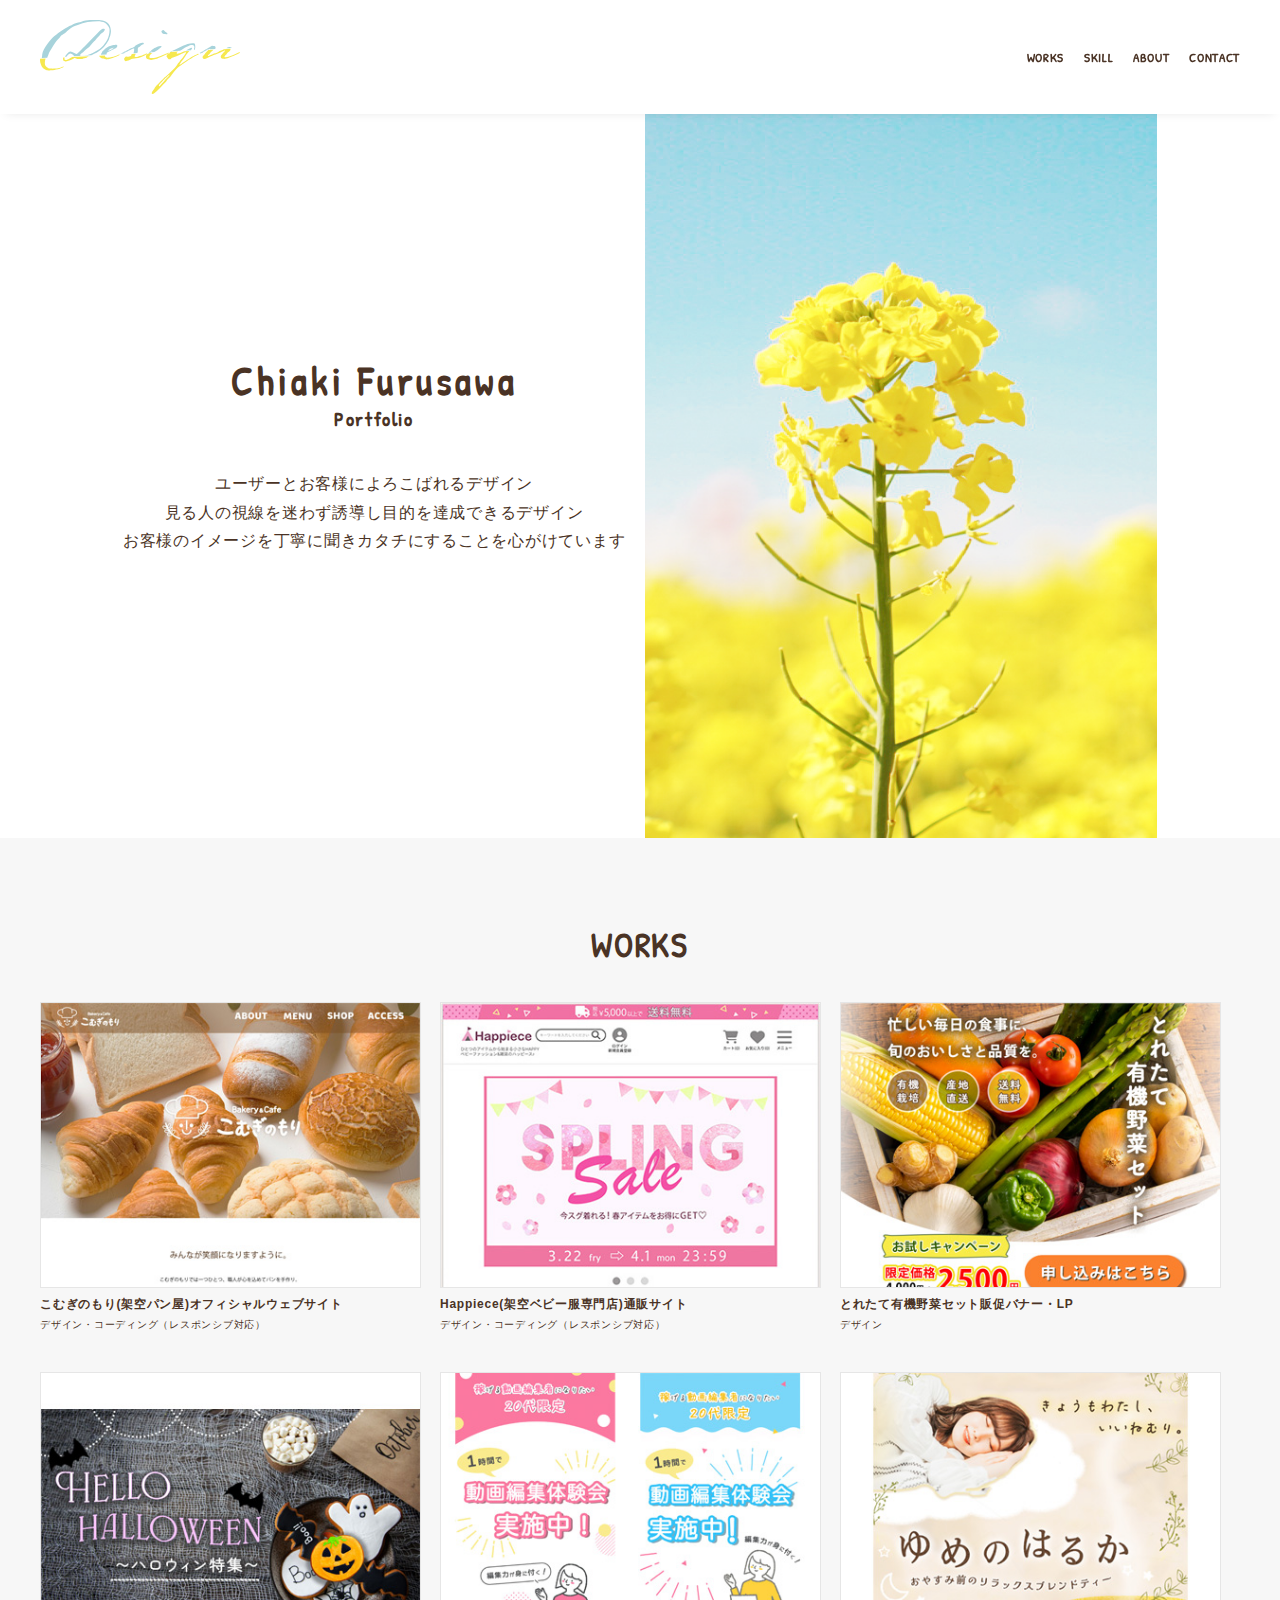
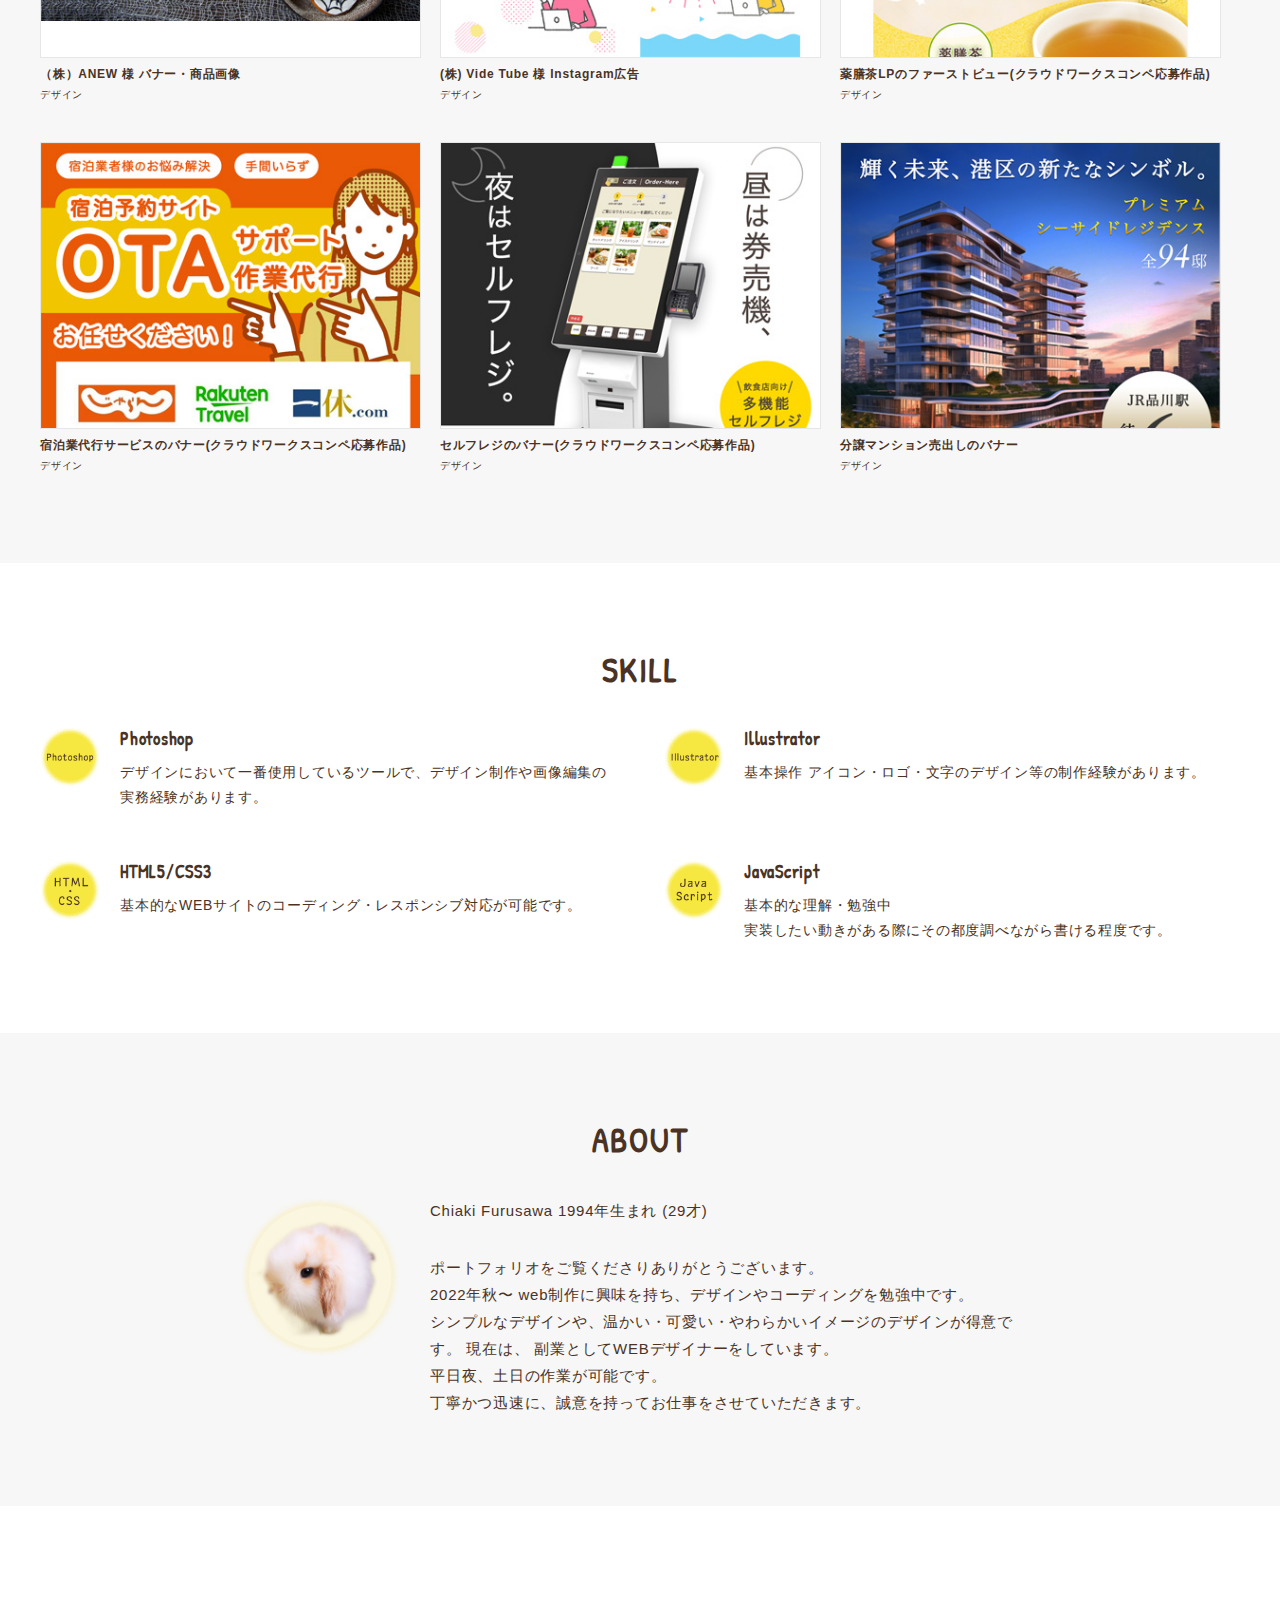
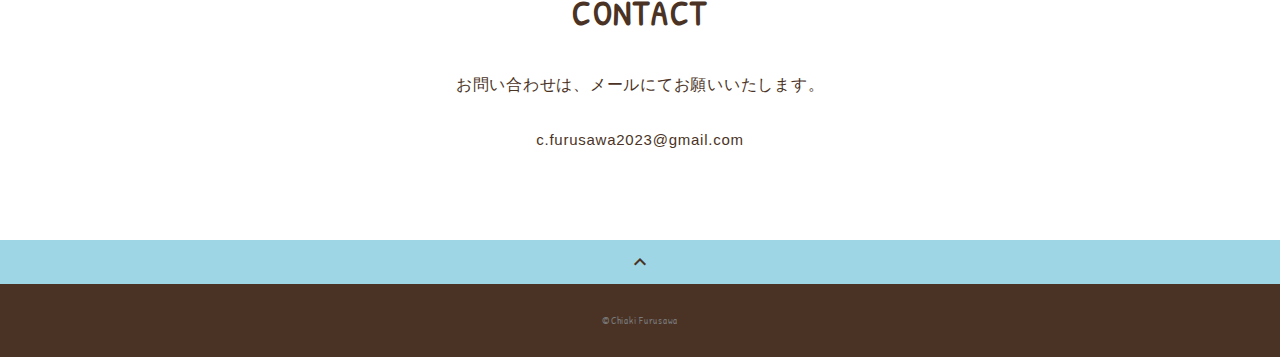
<file: index.html>
<!DOCTYPE html>
<html>
<head>
  <meta charset="utf-8">
  <meta name="viewport" content="width=device-width,initial-scale=1">
  <meta property="og:type" content="website">
  <meta property="og:title" content="WebデザイナーChiaki Furusawa ポートフォリオ">
  <meta property="og:url" content="URLが入る">
  <meta property="og:description" content="Chiaki Furusawaのポートフォリオサイトです。">
  <meta property="og:image" content="img/ogp.png">
  <meta name="description" content="Chiaki Furusawaのポートフォリオサイトです" />
  <title>Chiaki Furusawa Port Folio</title>
  <link rel="preconnect" href="https://fonts.gstatic.com">
  <link href="https://fonts.googleapis.com/css2?family=Montserrat:wght@400;700&display=swap" rel="stylesheet">
  <link href="https://fonts.googleapis.com/css?family=Material+Icons+Outlined" rel="stylesheet">
  <link href="css/ress.css" media="all" rel="stylesheet" type="text/css" />
  <link href="css/style.css" media="all" rel="stylesheet" type="text/css" />
  <link rel="shortcut icon" href="./img/icon.svg" />
  <link rel="canonical" href="URLが入る" />
  <link rel="preconnect" href="https://fonts.googleapis.com">
<link rel="preconnect" href="https://fonts.gstatic.com" crossorigin>
<link href="https://fonts.googleapis.com/css2?family=Caveat:wght@600&family=Indie+Flower&family=M+PLUS+Rounded+1c:wght@300&family=Montserrat:wght@700&family=Nanum+Pen+Script&family=Patrick+Hand&display=swap" rel="stylesheet">

</head>

<body>
  <div class="wrapper">

    <!-- header -->
    <header class="header ">
      <div class="container">
        <h1 class="header-logo">
          <a href="."><img src="./img/logo.svg" alt=""></a>
        </h1>
        <nav class="gnav">
          <ul class="gnav-list">
            <li class="gnav-item"><a href="#works">WORKS</a></li>
            <li class="gnav-item"><a href="#skill">SKILL</a></li>
            <li class="gnav-item"><a href="#about">ABOUT</a></li>
            <li class="gnav-item"><a href="#contact">CONTACT</a></li>
          </ul>
        </nav>
      </div>
    </header>
    <!-- /header -->

    <main class="content">

      <!-- split -->
      <div class="split">
        <div class="split-body">
          <p class="split-title">Chiaki Furusawa</p>
          <p class="split-subtitle">Portfolio</p>
          <p class="split-text">
            ユーザーとお客様によろこばれるデザイン<br>
            <br class="sp-only">見る人の視線を迷わず誘導し目的を達成できるデザイン<br>
            お客様のイメージを丁寧に聞きカタチにすることを心がけています<br class="sp-only"><br>
          </p>
        </div>
        <div class="split-img"></div>
      </div>
      <!-- /split -->

      <!-- works -->
      <section class="works section" id="works">
        <div class="container">
          <h2 class="title">WORKS</h2>
          <div class="works-list">
            <a class="works-item" href="works-more-1.html">
              <div class="works-img"><img src="./img/work1.jpg" alt="" /></div>
              <p class="works-name">こむぎのもり(架空パン屋)オフィシャルウェブサイト</p>
              <p class="works-info">デザイン・コーディング（レスポンシブ対応）</p>
            </a>
            <a class="works-item" href="works-more-2.html">
              <div class="works-img"><img src="./img/work2.jpg" alt="" /></div>
              <p class="works-name">Happiece(架空ベビー服専門店)通販サイト</p>
              <p class="works-info">デザイン・コーディング（レスポンシブ対応）</p>
            </a>
            <a class="works-item" href="works-more-3.html">
              <div class="works-img"><img src="./img/work3.jpg" alt="" /></div>
              <p class="works-name">とれたて有機野菜セット販促バナー・LP</p>
              <p class="works-info">デザイン</p>
            </a>
            <a class="works-item" href="works-more-4.html">
              <div class="works-img"><img src="./img/work4.jpg" alt="" /></div>
              <p class="works-name">（株）ANEW 様 バナー・商品画像</p>
              <p class="works-info">デザイン</p>
            </a>
            <a class="works-item" href="works-more-9.html">
              <div class="works-img"><img src="./img/work9.jpg" alt="" /></div>
              <p class="works-name">(株) Vide Tube 様  Instagram広告</p>
              <p class="works-info">デザイン</p>
            </a>
            <a class="works-item" href="works-more-5.html">
              <div class="works-img"><img src="./img/work5.jpg" alt="" /></div>
              <p class="works-name">薬膳茶LPのファーストビュー(クラウドワークスコンペ応募作品)</p>
              <p class="works-info">デザイン</p>
            </a>
            <a class="works-item" href="works-more-6.html">
              <div class="works-img"><img src="./img/work6.jpg" alt="" /></div>
              <p class="works-name">宿泊業代行サービスのバナー(クラウドワークスコンペ応募作品)</p>
              <p class="works-info">デザイン</p>
            </a>
            <a class="works-item" href="works-more-7.html">
              <div class="works-img"><img src="./img/work7.jpg" alt="" /></div>
              <p class="works-name">セルフレジのバナー(クラウドワークスコンペ応募作品)</p>
              <p class="works-info">デザイン</p>
            </a>
            <a class="works-item" href="works-more-8.html">
              <div class="works-img"><img src="./img/work8.jpg" alt="" /></div>
              <p class="works-name">分譲マンション売出しのバナー</p>
              <p class="works-info">デザイン</p>
            </a>
          </div>
        </div>
      </section>
      <!-- /works -->

      <!-- skill -->
      <section class="skill section" id="skill">
        <div class="container">
          <h2 class="title">SKILL</h2>
          <div class="skill-list">
            <div class="skill-item">
              <p class="skill-img"><img src="./img/Photoshop.png" alt=""></p>
              <div class="skill-body">
                <h3 class="skill-name">Photoshop</h3>
                <p class="skill-text">
                  デザインにおいて一番使用しているツールで、デザイン制作や画像編集の実務経験があります。</p>
              </div>
            </div>
            <div class="skill-item">
              <p class="skill-img"><img src="./img/Illustrator.png" alt=""></p>
              <div class="skill-body">
                <h3 class="skill-name">Illustrator</h3>
                <p class="skill-text">
                  基本操作  アイコン・ロゴ・文字のデザイン等の制作経験があります。</p>
              </div>
            </div>
            <div class="skill-item">
              <p class="skill-img"><img src="./img/HTML・CSS.png" alt=""></p>
              <div class="skill-body">
                <h3 class="skill-name">HTML5/CSS3</h3>
                <p class="skill-text">
                  基本的なWEBサイトのコーディング・レスポンシブ対応が可能です。</p>
              </div>
            </div>
            <div class="skill-item">
              <p class="skill-img"><img src="./img/JavaScript.png" alt=""></p>
              <div class="skill-body">
                <h3 class="skill-name">JavaScript</h3>
                <p class="skill-text">
                  基本的な理解・勉強中<br>実装したい動きがある際にその都度調べながら書ける程度です。</p>
              </div>
            </div>
            </div>
          </div>
      </section>
      <!-- /skill -->

      <!-- about -->
      <section class="about section" id="about">
        <div class="container">
          <h2 class="title">ABOUT</h2>
          <div class="profile">
            <p class="profile-img">
              <img src="./img/profile.png" alt="">
            </p>
            <div class="profile-body">
              <p>
              Chiaki Furusawa 1994年生まれ (29才)
              </p>
              <p>
                ポートフォリオをご覧くださりありがとうございます。<br> 
                2022年秋〜 web制作に興味を持ち、デザインやコーディングを勉強中です。<br>
                シンプルなデザインや、温かい・可愛い・やわらかいイメージのデザインが得意です。
                現在は、 副業としてWEBデザイナーをしています。<br>平日夜、土日の作業が可能です。<br>
                丁寧かつ迅速に、誠意を持ってお仕事をさせていただきます。
              </p>
            </div>
          </div>
        </div>
      </section>
      <!-- /about -->

      <!-- contact -->
      <section class="contact section" id="contact">
        <div class="container">
          <h2 class="title">CONTACT</h2>
          <p class="lead">
            お問い合わせは、<br class="sp-only">メールにてお願いいたします。
          </p>
          <div class="contact-list">
            <!-- <a class="contact-item" href="https://twitter.com/" target="_blank" rel="noopener">Twitter</a>
            <a class="contact-item" href="https://www.instagram.com/" target="_blank" rel="noopener">Instagram</a> -->
            <span class="contact-item">c.furusawa2023@gmail.com</span>
          </div>
        </div>
      </section>
      <!-- /contact -->
      <div class="page-top" id="js-page-top">
        <span class="material-icons-outlined">expand_less</span>
      </div>
    </main>

    <!-- footer -->
    <footer class="footer">
      <div class="copyright">&copy;Chiaki Furusawa</div>
    </footer>
    <!-- /footer -->

  </div>
  <script src="https://ajax.googleapis.com/ajax/libs/jquery/3.6.0/jquery.min.js"></script>
  <script type="text/javascript" src="js/script.js"></script>
</body>
</html>
</file>
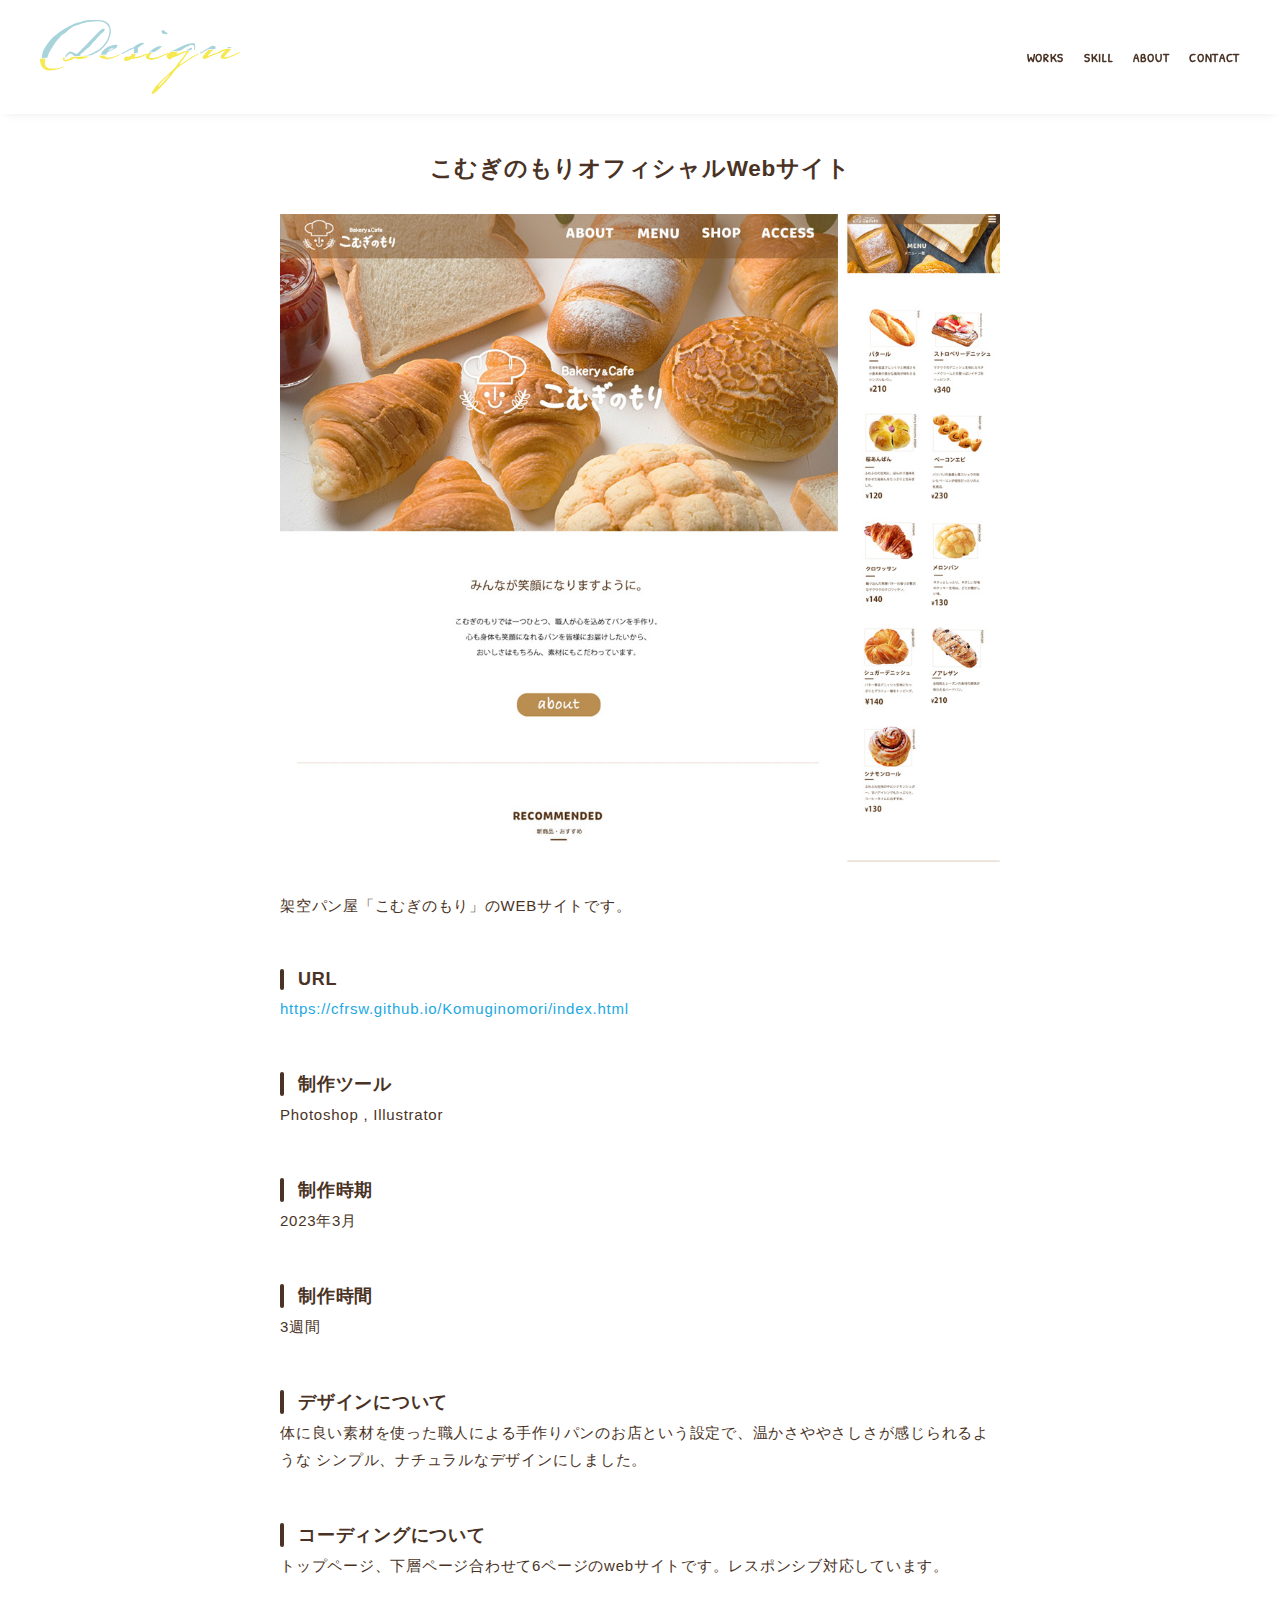
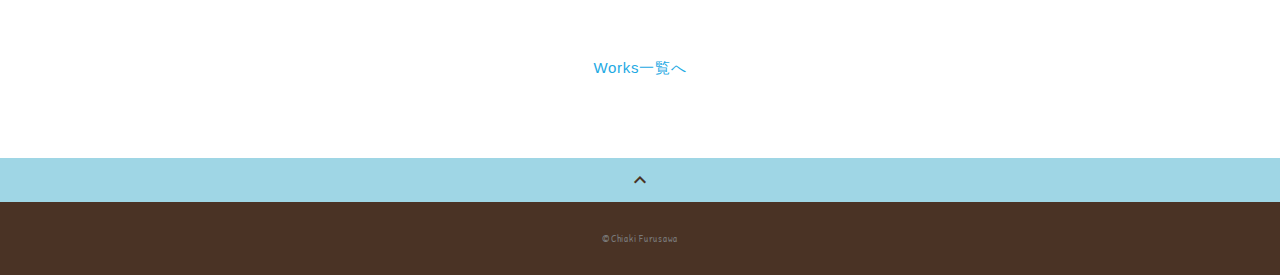
<file: works-more-1.html>
<!DOCTYPE html>
<html>
<head>
  <meta charset="utf-8">
  <meta name="viewport" content="width=device-width,initial-scale=1.0,user-scalable=no">
  <meta property="og:type" content="website">
  <meta property="og:title" content="WebデザイナーChiaki Furusawa ポートフォリオ">
  <meta property="og:url" content="URLが入る">
  <meta property="og:description" content="Chiaki Furusawaのポートフォリオサイトです。">
  <meta property="og:image" content="img/ogp.png">
  <meta name="description" content="Chiaki Furusawaのポートフォリオサイトです" />
  <title>Chiaki Furusawa Portfolio</title>
  <link rel="preconnect" href="https://fonts.gstatic.com">
  <link href="https://fonts.googleapis.com/css2?family=Montserrat:wght@400;700&display=swap" rel="stylesheet">
  <link href="https://fonts.googleapis.com/css?family=Material+Icons+Outlined" rel="stylesheet">
  <link href="css/ress.css" media="all" rel="stylesheet" type="text/css" />
  <link href="css/style.css" media="all" rel="stylesheet" type="text/css" />
  <link rel="shortcut icon" href="img/icon.svg" />
  <link rel="canonical" href="URLが入る"/>
  <link rel="preconnect" href="https://fonts.googleapis.com">
<link rel="preconnect" href="https://fonts.gstatic.com" crossorigin>
<link href="https://fonts.googleapis.com/css2?family=Caveat:wght@600&family=Indie+Flower&family=M+PLUS+Rounded+1c:wght@300&family=Montserrat:wght@700&family=Nanum+Pen+Script&family=Patrick+Hand&display=swap" rel="stylesheet">

</head>

<body>
  <div class="wrapper">

    <!-- header -->
    <header class="header ">
      <div class="container">
        <h1 class="header-logo">
          <a href="."><img src="./img/logo.svg" alt=""></a>
        </h1>
        <nav class="gnav">
          <ul class="gnav-list">
            <li class="gnav-item"><a href=".#works">WORKS</a></li>
            <li class="gnav-item"><a href="./#skill">SKILL</a></li>
            <li class="gnav-item"><a href="./#about">ABOUT</a></li>
            <li class="gnav-item"><a href="./#contact">CONTACT</a></li>
          </ul>
        </nav>
      </div>
    </header>
    <!-- /header -->

    <main class="content">

      <article class="article">
        <div class="article-container">
          <h2 class="article-title">こむぎのもりオフィシャルWebサイト</h2>
          <div class="article-body">
            <p>
              <img src="./img/work-more-1.jpg" alt="">
            </p>
            <p>
              架空パン屋「こむぎのもり」のWEBサイトです。
            </p>
            <h3>URL</h3>
            <p><a href="https://cfrsw.github.io/Komuginomori/index.html" target="_blank" rel="noopener">https://cfrsw.github.io/Komuginomori/index.html</a></p>
            <h3>制作ツール</h3>
            <p>Photoshop , Illustrator</p>
            <h3>制作時期</h3>
            <p>2023年3月</p>
            <h3>制作時間</h3>
            <p>3週間</p>
            <h3>デザインについて</h3>
            <p>
              体に良い素材を使った職人による手作りパンのお店という設定で、温かさややさしさが感じられるような シンプル、ナチュラルなデザインにしました。
            </p>
            <p>
            </p>
            <h3>コーディングについて</h3>
            <p>
              トップページ、下層ページ合わせて6ページのwebサイトです。レスポンシブ対応しています。
            </p>
          </div>
          <div class="home-link">
            <a href="./#works">Works一覧へ</a>
          </div>
        </div>
      </article>

      <div class="page-top" id="js-page-top">
        <span class="material-icons-outlined">expand_less</span>
      </div>
    </main>

    <!-- footer -->
    <footer class="footer">
      <div class="copyright">&copy;Chiaki Furusawa</div>
    </footer>
    <!-- /footer -->

  </div>
  <script src="https://ajax.googleapis.com/ajax/libs/jquery/3.5.1/jquery.min.js"></script>
  <script type="text/javascript" src="js/script.js"></script>
</body>
</html>
</file>
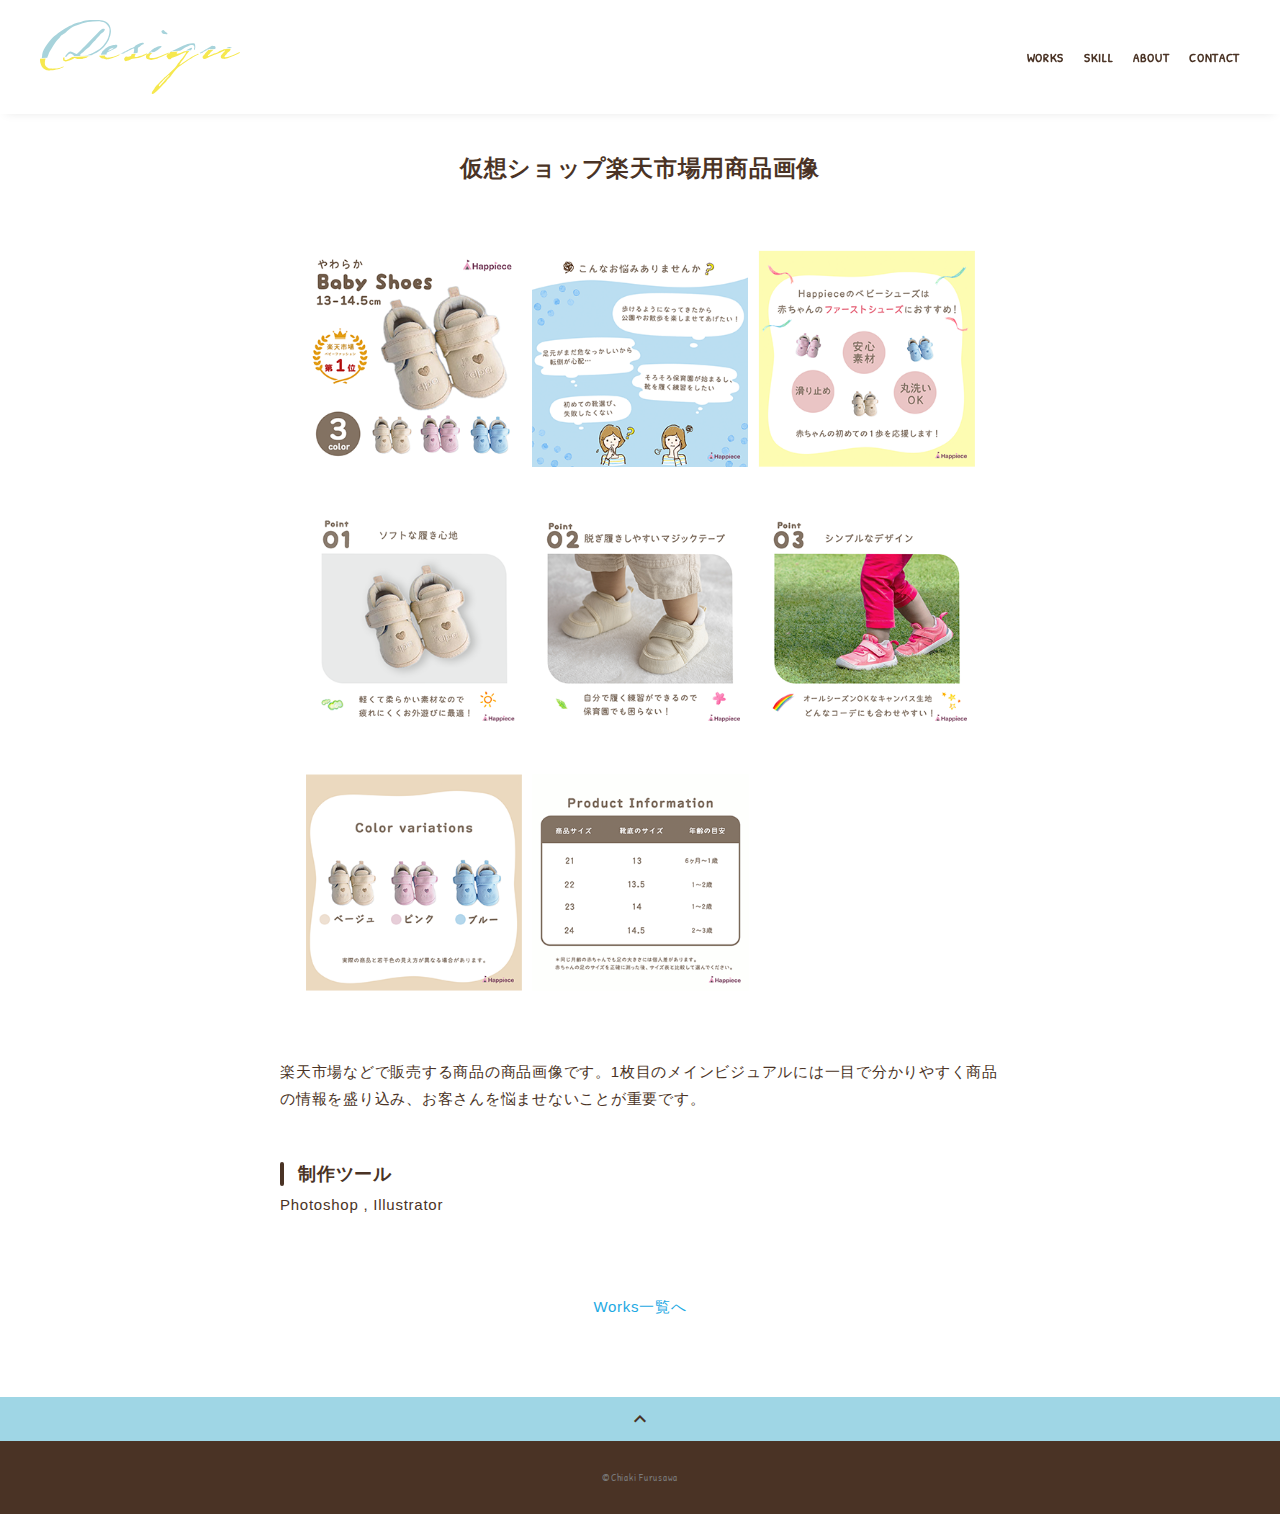
<file: works-more-10.html>
<!DOCTYPE html>
<html>

<head>
  <meta charset="utf-8">
  <meta name="viewport" content="width=device-width,initial-scale=1.0,user-scalable=no">
  <meta property="og:type" content="website">
  <meta property="og:title" content="WebデザイナーChiaki Furusawa ポートフォリオ">
  <meta property="og:url" content="URLが入る">
  <meta property="og:description" content="Chiaki Furusawaのポートフォリオサイトです。">
  <meta property="og:image" content="img/ogp.png">
  <meta name="description" content="Chiaki Furusawaのポートフォリオサイトです" />
  <title>Chiaki Furusawa Portfolio</title>
  <link rel="preconnect" href="https://fonts.gstatic.com">
  <link href="https://fonts.googleapis.com/css2?family=Montserrat:wght@400;700&display=swap" rel="stylesheet">
  <link href="https://fonts.googleapis.com/css?family=Material+Icons+Outlined" rel="stylesheet">
  <link href="css/ress.css" media="all" rel="stylesheet" type="text/css" />
  <link href="css/style.css" media="all" rel="stylesheet" type="text/css" />
  <link rel="shortcut icon" href="img/icon.svg" />
  <link rel="canonical" href="URLが入る" />
  <link rel="preconnect" href="https://fonts.googleapis.com">
<link rel="preconnect" href="https://fonts.gstatic.com" crossorigin>
<link href="https://fonts.googleapis.com/css2?family=Caveat:wght@600&family=Indie+Flower&family=M+PLUS+Rounded+1c:wght@300&family=Montserrat:wght@700&family=Nanum+Pen+Script&family=Patrick+Hand&display=swap" rel="stylesheet">

</head>

<body>
  <div class="wrapper">

    <!-- header -->
    <header class="header ">
      <div class="container">
        <h1 class="header-logo">
          <a href="."><img src="./img/logo.svg" alt=""></a>
        </h1>
        <nav class="gnav">
          <ul class="gnav-list">
            <li class="gnav-item"><a href=".#works">WORKS</a></li>
            <li class="gnav-item"><a href="./#skill">SKILL</a></li>
            <li class="gnav-item"><a href="./#about">ABOUT</a></li>
            <li class="gnav-item"><a href="./#contact">CONTACT</a></li>
          </ul>
        </nav>
      </div>
    </header>
    <!-- /header -->

    <main class="content">

      <article class="article">
        <div class="article-container">
          <h2 class="article-title">仮想ショップ楽天市場用商品画像</h2>
          <div class="article-body">
            <p>
              <img src="./img/work-more-10.png" alt="">
            </p>
            <p>
              楽天市場などで販売する商品の商品画像です。1枚目のメインビジュアルには一目で分かりやすく商品の情報を盛り込み、お客さんを悩ませないことが重要です。
            </p>
            <h3>制作ツール</h3>
            <p>Photoshop , Illustrator</p>


          </div>
          <div class="home-link">
            <a href="./#works">Works一覧へ</a>
          </div>
        </div>
      </article>

      <div class="page-top" id="js-page-top">
        <span class="material-icons-outlined">expand_less</span>
      </div>
    </main>

    <!-- footer -->
    <footer class="footer">
      <div class="copyright">&copy;Chiaki Furusawa</div>
    </footer>
    <!-- /footer -->

  </div>
  <script src="https://ajax.googleapis.com/ajax/libs/jquery/3.5.1/jquery.min.js"></script>
  <script type="text/javascript" src="js/script.js"></script>
</body>
</html>
</file>
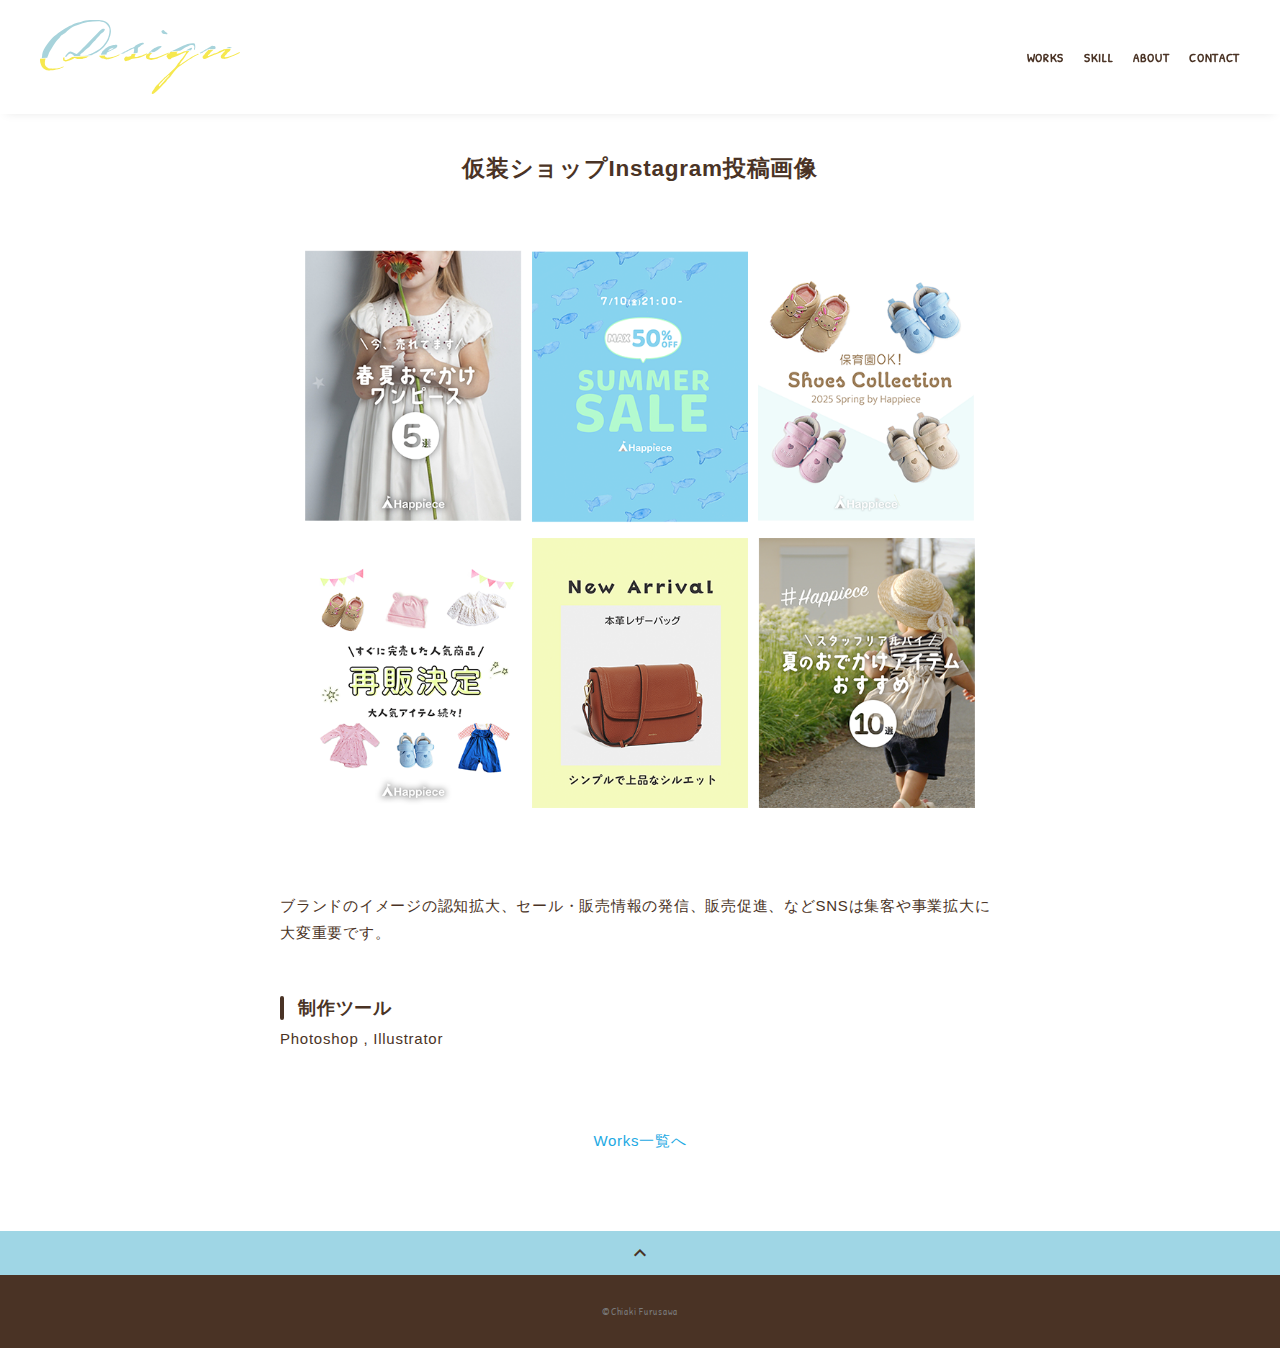
<file: works-more-11.html>
<!DOCTYPE html>
<html>
<head>
  <meta charset="utf-8">
  <meta name="viewport" content="width=device-width,initial-scale=1.0,user-scalable=no">
  <meta property="og:type" content="website">
  <meta property="og:title" content="WebデザイナーChiaki Furusawa ポートフォリオ">
  <meta property="og:url" content="URLが入る">
  <meta property="og:description" content="Chiaki Furusawaのポートフォリオサイトです。">
  <meta property="og:image" content="img/ogp.png">
  <meta name="description" content="Chiaki Furusawaのポートフォリオサイトです" />
  <title>Chiaki Furusawa Portfolio</title>
  <link rel="preconnect" href="https://fonts.gstatic.com">
  <link href="https://fonts.googleapis.com/css2?family=Montserrat:wght@400;700&display=swap" rel="stylesheet">
  <link href="https://fonts.googleapis.com/css?family=Material+Icons+Outlined" rel="stylesheet">
  <link href="css/ress.css" media="all" rel="stylesheet" type="text/css" />
  <link href="css/style.css" media="all" rel="stylesheet" type="text/css" />
  <link rel="shortcut icon" href="img/icon.svg" />
  <link rel="canonical" href="URLが入る"/>
  <link rel="preconnect" href="https://fonts.googleapis.com">
<link rel="preconnect" href="https://fonts.gstatic.com" crossorigin>
<link href="https://fonts.googleapis.com/css2?family=Caveat:wght@600&family=Indie+Flower&family=M+PLUS+Rounded+1c:wght@300&family=Montserrat:wght@700&family=Nanum+Pen+Script&family=Patrick+Hand&display=swap" rel="stylesheet">

</head>

<body>
  <div class="wrapper">

    <!-- header -->
    <header class="header ">
      <div class="container">
        <h1 class="header-logo">
          <a href="."><img src="./img/logo.svg" alt=""></a>
        </h1>
        <nav class="gnav">
          <ul class="gnav-list">
            <li class="gnav-item"><a href=".#works">WORKS</a></li>
            <li class="gnav-item"><a href="./#skill">SKILL</a></li>
            <li class="gnav-item"><a href="./#about">ABOUT</a></li>
            <li class="gnav-item"><a href="./#contact">CONTACT</a></li>
          </ul>
        </nav>
      </div>
    </header>
    <!-- /header -->

    <main class="content">

      <article class="article">
        <div class="article-container">
          <h2 class="article-title">仮装ショップInstagram投稿画像</h2>
          <div class="article-body">
            <p>
              <img src="./img/work-more-11.png" alt="">
            </p>
            <p>
              ブランドのイメージの認知拡大、セール・販売情報の発信、販売促進、などSNSは集客や事業拡大に大変重要です。
            </p>
            <h3>制作ツール</h3>
            <p>Photoshop , Illustrator</p>
          </div>
          <div class="home-link">
            <a href="./#works">Works一覧へ</a>
          </div>
        </div>
      </article>

      <div class="page-top" id="js-page-top">
        <span class="material-icons-outlined">expand_less</span>
      </div>
    </main>

    <!-- footer -->
    <footer class="footer">
      <div class="copyright">&copy;Chiaki Furusawa</div>
    </footer>
    <!-- /footer -->

  </div>
  <script src="https://ajax.googleapis.com/ajax/libs/jquery/3.5.1/jquery.min.js"></script>
  <script type="text/javascript" src="js/script.js"></script>
</body>
</html>
</file>
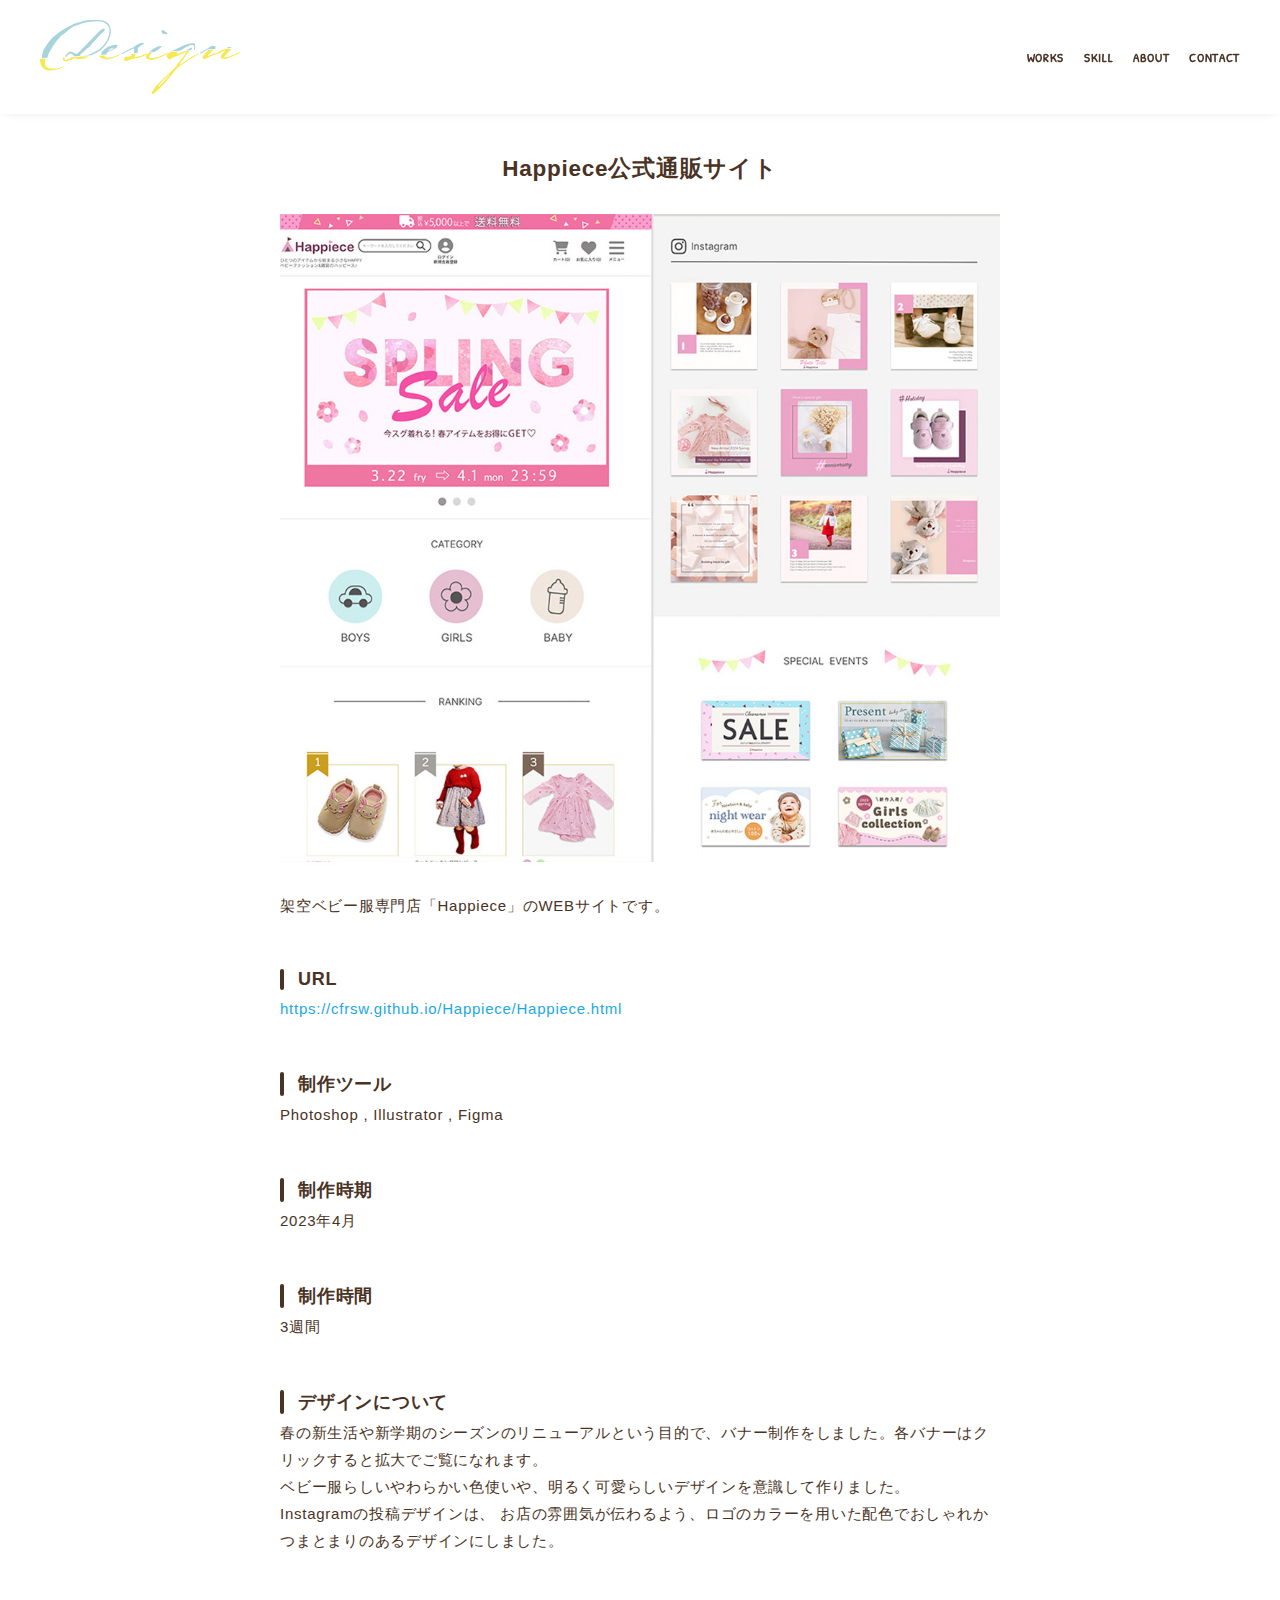
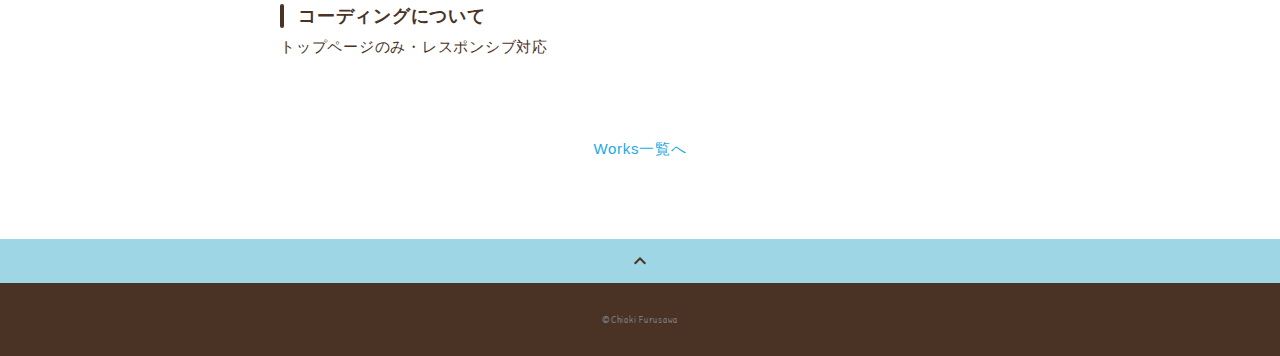
<file: works-more-2.html>
<!DOCTYPE html>
<html>
<head>
  <meta charset="utf-8">
  <meta name="viewport" content="width=device-width,initial-scale=1.0,user-scalable=no">
  <meta property="og:type" content="website">
  <meta property="og:title" content="WebデザイナーChiaki Furusawa ポートフォリオ">
  <meta property="og:url" content="URLが入る">
  <meta property="og:description" content="Chiaki Furusawaのポートフォリオサイトです。">
  <meta property="og:image" content="img/ogp.png">
  <meta name="description" content="Chiaki Furusawaのポートフォリオサイトです" />
  <title>Chiaki Furusawa Portfolio</title>
  <link rel="preconnect" href="https://fonts.gstatic.com">
  <link href="https://fonts.googleapis.com/css2?family=Montserrat:wght@400;700&display=swap" rel="stylesheet">
  <link href="https://fonts.googleapis.com/css?family=Material+Icons+Outlined" rel="stylesheet">
  <link href="css/ress.css" media="all" rel="stylesheet" type="text/css" />
  <link href="css/style.css" media="all" rel="stylesheet" type="text/css" />
  <link rel="shortcut icon" href="img/icon.svg" />
  <link rel="canonical" href="URLが入る"/>
  <link rel="preconnect" href="https://fonts.googleapis.com">
<link rel="preconnect" href="https://fonts.gstatic.com" crossorigin>
<link href="https://fonts.googleapis.com/css2?family=Caveat:wght@600&family=Indie+Flower&family=M+PLUS+Rounded+1c:wght@300&family=Montserrat:wght@700&family=Nanum+Pen+Script&family=Patrick+Hand&display=swap" rel="stylesheet">

</head>

<body>
  <div class="wrapper">

    <!-- header -->
    <header class="header ">
      <div class="container">
        <h1 class="header-logo">
          <a href="."><img src="./img/logo.svg" alt=""></a>
        </h1>
        <nav class="gnav">
          <ul class="gnav-list">
            <li class="gnav-item"><a href=".#works">WORKS</a></li>
            <li class="gnav-item"><a href="./#skill">SKILL</a></li>
            <li class="gnav-item"><a href="./#about">ABOUT</a></li>
            <li class="gnav-item"><a href="./#contact">CONTACT</a></li>
          </ul>
        </nav>
      </div>
    </header>
    <!-- /header -->

    <main class="content">

      <article class="article">
        <div class="article-container">
          <h2 class="article-title">Happiece公式通販サイト</h2>
          <div class="article-body">
            <p>
              <img src="./img/work-more-2.jpg" alt="">
            </p>
            <p>
              架空ベビー服専門店「Happiece」のWEBサイトです。
            </p>
            <h3>URL</h3>
            <p><a href="https://cfrsw.github.io/Happiece/Happiece.html" target="_blank" rel="noopener">https://cfrsw.github.io/Happiece/Happiece.html</a></p>
            <h3>制作ツール</h3>
            <p>Photoshop , Illustrator , Figma</p>
            <h3>制作時期</h3>
            <p>2023年4月</p>
            <h3>制作時間</h3>
            <p>3週間</p>
            <h3>デザインについて</h3>
            <p>
              春の新生活や新学期のシーズンのリニューアルという目的で、バナー制作をしました。各バナーはクリックすると拡大でご覧になれます。 <br>
              ベビー服らしいやわらかい色使いや、明るく可愛らしいデザインを意識して作りました。<br>
              Instagramの投稿デザインは、 お店の雰囲気が伝わるよう、ロゴのカラーを用いた配色でおしゃれかつまとまりのあるデザインにしました。
            </p>
            <p>
            </p>
            <h3>コーディングについて</h3>
            <p>
              トップページのみ・レスポンシブ対応
            </p>
          </div>
          <div class="home-link">
            <a href="./#works">Works一覧へ</a>
          </div>
        </div>
      </article>

      <div class="page-top" id="js-page-top">
        <span class="material-icons-outlined">expand_less</span>
      </div>
    </main>

    <!-- footer -->
    <footer class="footer">
      <div class="copyright">&copy;Chiaki Furusawa</div>
    </footer>
    <!-- /footer -->

  </div>
  <script src="https://ajax.googleapis.com/ajax/libs/jquery/3.5.1/jquery.min.js"></script>
  <script type="text/javascript" src="js/script.js"></script>
</body>
</html>
</file>
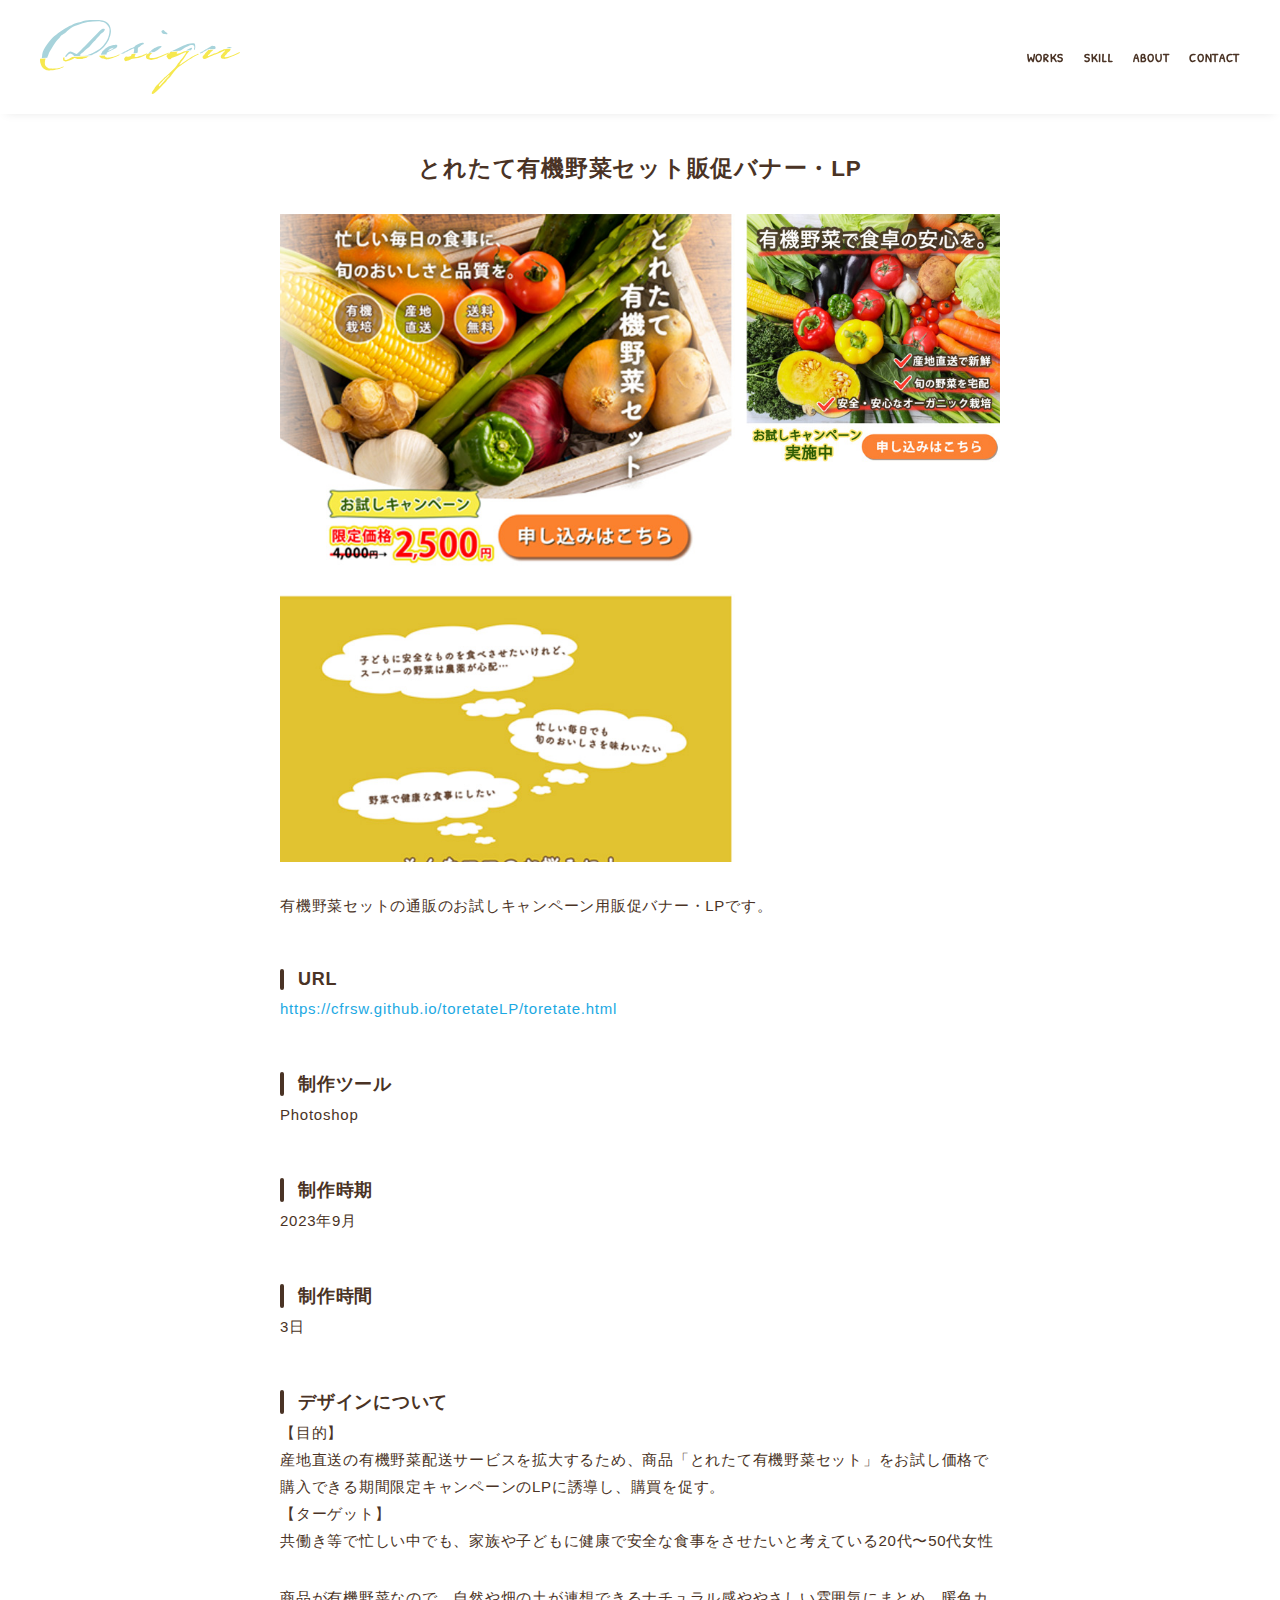
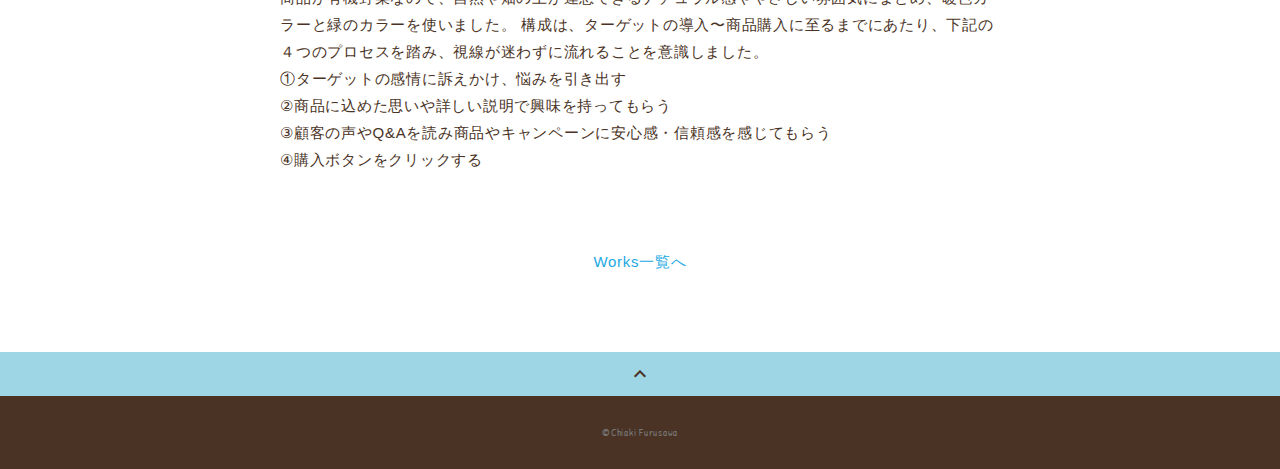
<file: works-more-3.html>
<!DOCTYPE html>
<html>

<head>
  <meta charset="utf-8">
  <meta name="viewport" content="width=device-width,initial-scale=1.0,user-scalable=no">
  <meta property="og:type" content="website">
  <meta property="og:title" content="WebデザイナーChiaki Furusawa ポートフォリオ">
  <meta property="og:url" content="URLが入る">
  <meta property="og:description" content="Chiaki Furusawaのポートフォリオサイトです。">
  <meta property="og:image" content="img/ogp.png">
  <meta name="description" content="Chiaki Furusawaのポートフォリオサイトです" />
  <title>Chiaki Furusawa Portfolio</title>
  <link rel="preconnect" href="https://fonts.gstatic.com">
  <link href="https://fonts.googleapis.com/css2?family=Montserrat:wght@400;700&display=swap" rel="stylesheet">
  <link href="https://fonts.googleapis.com/css?family=Material+Icons+Outlined" rel="stylesheet">
  <link href="css/ress.css" media="all" rel="stylesheet" type="text/css" />
  <link href="css/style.css" media="all" rel="stylesheet" type="text/css" />
  <link rel="shortcut icon" href="img/icon.svg" />
  <link rel="canonical" href="URLが入る" />
  <link rel="preconnect" href="https://fonts.googleapis.com">
<link rel="preconnect" href="https://fonts.gstatic.com" crossorigin>
<link href="https://fonts.googleapis.com/css2?family=Caveat:wght@600&family=Indie+Flower&family=M+PLUS+Rounded+1c:wght@300&family=Montserrat:wght@700&family=Nanum+Pen+Script&family=Patrick+Hand&display=swap" rel="stylesheet">

</head>

<body>
  <div class="wrapper">

    <!-- header -->
    <header class="header ">
      <div class="container">
        <h1 class="header-logo">
          <a href="."><img src="./img/logo.svg" alt=""></a>
        </h1>
        <nav class="gnav">
          <ul class="gnav-list">
            <li class="gnav-item"><a href=".#works">WORKS</a></li>
            <li class="gnav-item"><a href="./#skill">SKILL</a></li>
            <li class="gnav-item"><a href="./#about">ABOUT</a></li>
            <li class="gnav-item"><a href="./#contact">CONTACT</a></li>
          </ul>
        </nav>
      </div>
    </header>
    <!-- /header -->

    <main class="content">

      <article class="article">
        <div class="article-container">
          <h2 class="article-title">とれたて有機野菜セット販促バナー・LP</h2>
          <div class="article-body">
            <p>
              <img src="./img/work-more-3.jpg" alt="">
            </p>
            <p>
              有機野菜セットの通販のお試しキャンペーン用販促バナー・LPです。
            </p>
            <h3>URL</h3>
            <p><a href="https://cfrsw.github.io/toretateLP/toretate.html" target="_blank"
                rel="noopener">https://cfrsw.github.io/toretateLP/toretate.html</a></p>
            <h3>制作ツール</h3>
            <p>Photoshop</p>
            <h3>制作時期</h3>
            <p>2023年9月</p>
            <h3>制作時間</h3>
            <p>3日</p>
            <h3>デザインについて</h3>
            <p>
              【目的】<br>
              産地直送の有機野菜配送サービスを拡大するため、商品「とれたて有機野菜セット」をお試し価格で購入できる期間限定キャンペーンのLPに誘導し、購買を促す。<br>
              【ターゲット】<br>
              共働き等で忙しい中でも、家族や子どもに健康で安全な食事をさせたいと考えている20代〜50代女性</p>
            <p>商品が有機野菜なので、自然や畑の土が連想できるナチュラル感ややさしい雰囲気にまとめ、暖色カラーと緑のカラーを使いました。
              構成は、ターゲットの導入〜商品購入に至るまでにあたり、下記の４つのプロセスを踏み、視線が迷わずに流れることを意識しました。<br>
              ①ターゲットの感情に訴えかけ、悩みを引き出す<br>
              ②商品に込めた思いや詳しい説明で興味を持ってもらう<br>
              ③顧客の声やQ&Aを読み商品やキャンペーンに安心感・信頼感を感じてもらう<br>
              ④購入ボタンをクリックする
            </p>
          </div>
          <div class="home-link">
            <a href="./#works">Works一覧へ</a>
          </div>
        </div>
      </article>

      <div class="page-top" id="js-page-top">
        <span class="material-icons-outlined">expand_less</span>
      </div>
    </main>

    <!-- footer -->
    <footer class="footer">
      <div class="copyright">&copy;Chiaki Furusawa</div>
    </footer>
    <!-- /footer -->

  </div>
  <script src="https://ajax.googleapis.com/ajax/libs/jquery/3.5.1/jquery.min.js"></script>
  <script type="text/javascript" src="js/script.js"></script>
</body>
</html>
</file>
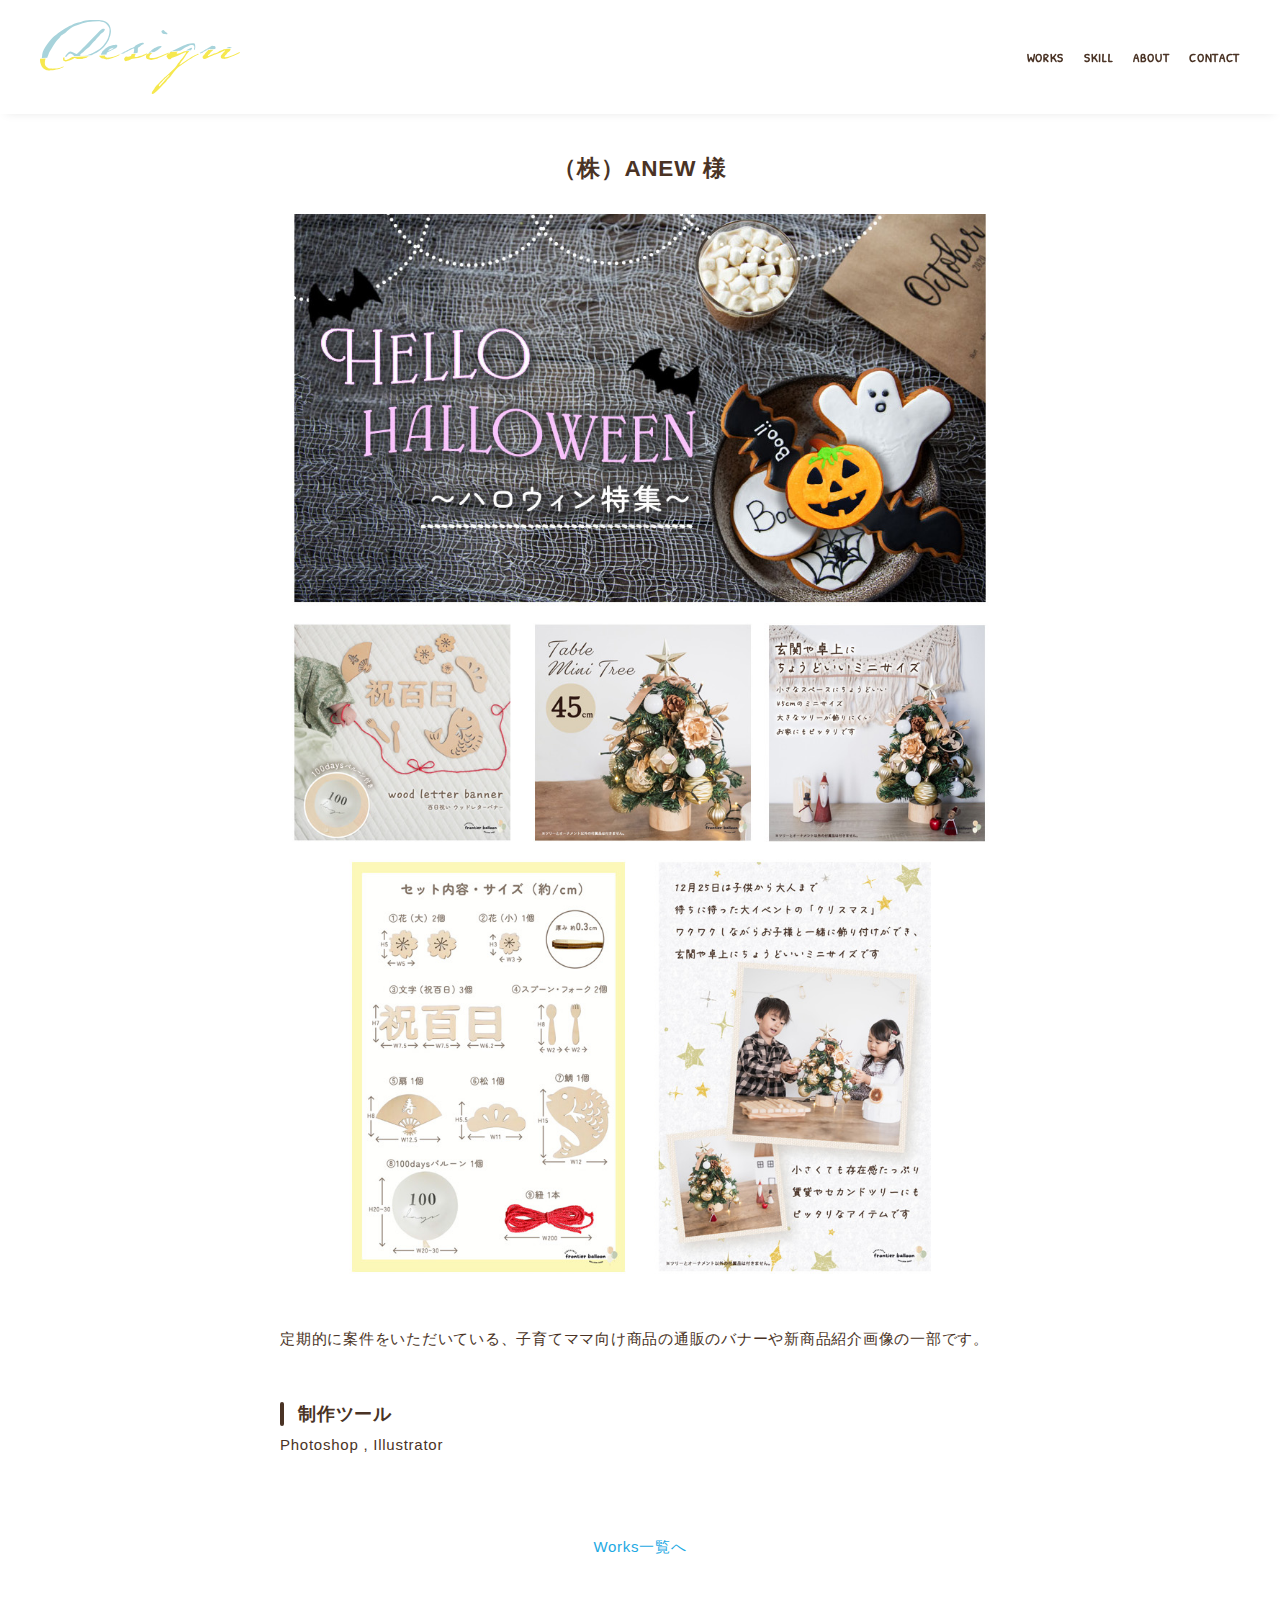
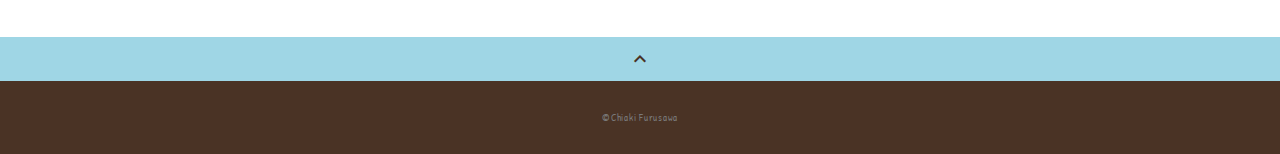
<file: works-more-4.html>
<!DOCTYPE html>
<html>
<head>
  <meta charset="utf-8">
  <meta name="viewport" content="width=device-width,initial-scale=1.0,user-scalable=no">
  <meta property="og:type" content="website">
  <meta property="og:title" content="WebデザイナーChiaki Furusawa ポートフォリオ">
  <meta property="og:url" content="URLが入る">
  <meta property="og:description" content="Chiaki Furusawaのポートフォリオサイトです。">
  <meta property="og:image" content="img/ogp.png">
  <meta name="description" content="Chiaki Furusawaのポートフォリオサイトです" />
  <title>Chiaki Furusawa Portfolio</title>
  <link rel="preconnect" href="https://fonts.gstatic.com">
  <link href="https://fonts.googleapis.com/css2?family=Montserrat:wght@400;700&display=swap" rel="stylesheet">
  <link href="https://fonts.googleapis.com/css?family=Material+Icons+Outlined" rel="stylesheet">
  <link href="css/ress.css" media="all" rel="stylesheet" type="text/css" />
  <link href="css/style.css" media="all" rel="stylesheet" type="text/css" />
  <link rel="shortcut icon" href="img/icon.svg" />
  <link rel="canonical" href="URLが入る"/>
  <link rel="preconnect" href="https://fonts.googleapis.com">
<link rel="preconnect" href="https://fonts.gstatic.com" crossorigin>
<link href="https://fonts.googleapis.com/css2?family=Caveat:wght@600&family=Indie+Flower&family=M+PLUS+Rounded+1c:wght@300&family=Montserrat:wght@700&family=Nanum+Pen+Script&family=Patrick+Hand&display=swap" rel="stylesheet">

</head>

<body>
  <div class="wrapper">

    <!-- header -->
    <header class="header ">
      <div class="container">
        <h1 class="header-logo">
          <a href="."><img src="./img/logo.svg" alt=""></a>
        </h1>
        <nav class="gnav">
          <ul class="gnav-list">
            <li class="gnav-item"><a href=".#works">WORKS</a></li>
            <li class="gnav-item"><a href="./#skill">SKILL</a></li>
            <li class="gnav-item"><a href="./#about">ABOUT</a></li>
            <li class="gnav-item"><a href="./#contact">CONTACT</a></li>
          </ul>
        </nav>
      </div>
    </header>
    <!-- /header -->

    <main class="content">

      <article class="article">
        <div class="article-container">
          <h2 class="article-title">（株）ANEW 様</h2>
          <div class="article-body">
            <p>
              <img src="./img/work-more-4.jpg" alt="">
            </p>
            <p>
              定期的に案件をいただいている、子育てママ向け商品の通販のバナーや新商品紹介画像の一部です。
            </p>
            <h3>制作ツール</h3>
            <p>Photoshop , Illustrator</p>
          </div>
          <div class="home-link">
            <a href="./#works">Works一覧へ</a>
          </div>
        </div>
      </article>

      <div class="page-top" id="js-page-top">
        <span class="material-icons-outlined">expand_less</span>
      </div>
    </main>

    <!-- footer -->
    <footer class="footer">
      <div class="copyright">&copy;Chiaki Furusawa</div>
    </footer>
    <!-- /footer -->

  </div>
  <script src="https://ajax.googleapis.com/ajax/libs/jquery/3.5.1/jquery.min.js"></script>
  <script type="text/javascript" src="js/script.js"></script>
</body>
</html>
</file>
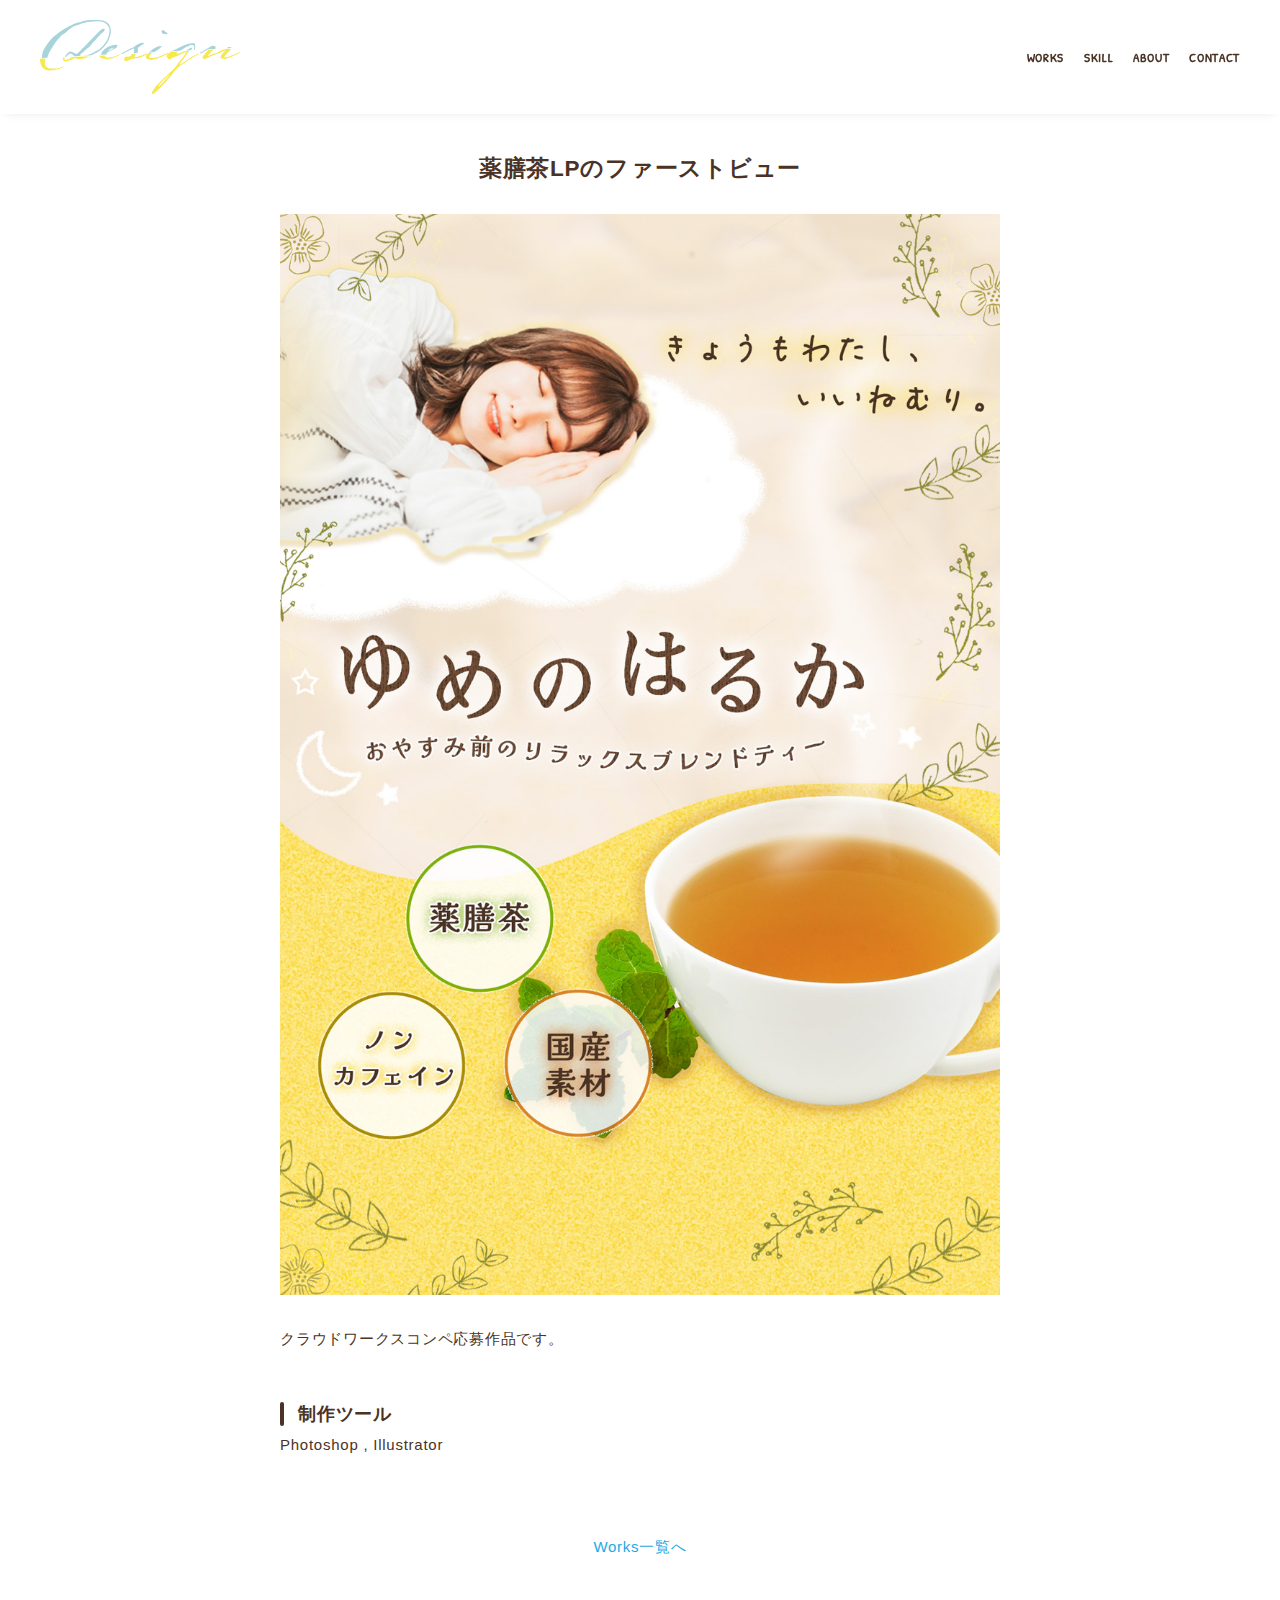
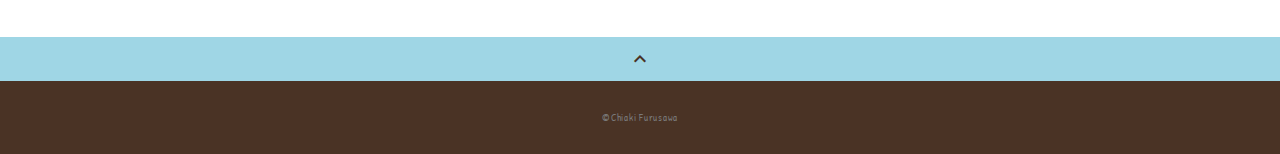
<file: works-more-5.html>
<!DOCTYPE html>
<html>
<head>
  <meta charset="utf-8">
  <meta name="viewport" content="width=device-width,initial-scale=1.0,user-scalable=no">
  <meta property="og:type" content="website">
  <meta property="og:title" content="WebデザイナーChiaki Furusawa ポートフォリオ">
  <meta property="og:url" content="URLが入る">
  <meta property="og:description" content="Chiaki Furusawaのポートフォリオサイトです。">
  <meta property="og:image" content="img/ogp.png">
  <meta name="description" content="Chiaki Furusawaのポートフォリオサイトです" />
  <title>Chiaki Furusawa Portfolio</title>
  <link rel="preconnect" href="https://fonts.gstatic.com">
  <link href="https://fonts.googleapis.com/css2?family=Montserrat:wght@400;700&display=swap" rel="stylesheet">
  <link href="https://fonts.googleapis.com/css?family=Material+Icons+Outlined" rel="stylesheet">
  <link href="css/ress.css" media="all" rel="stylesheet" type="text/css" />
  <link href="css/style.css" media="all" rel="stylesheet" type="text/css" />
  <link rel="shortcut icon" href="img/icon.svg" />
  <link rel="canonical" href="URLが入る"/>
  <link rel="preconnect" href="https://fonts.googleapis.com">
<link rel="preconnect" href="https://fonts.gstatic.com" crossorigin>
<link href="https://fonts.googleapis.com/css2?family=Caveat:wght@600&family=Indie+Flower&family=M+PLUS+Rounded+1c:wght@300&family=Montserrat:wght@700&family=Nanum+Pen+Script&family=Patrick+Hand&display=swap" rel="stylesheet">

</head>

<body>
  <div class="wrapper">

    <!-- header -->
    <header class="header ">
      <div class="container">
        <h1 class="header-logo">
          <a href="."><img src="./img/logo.svg" alt=""></a>
        </h1>
        <nav class="gnav">
          <ul class="gnav-list">
            <li class="gnav-item"><a href=".#works">WORKS</a></li>
            <li class="gnav-item"><a href="./#skill">SKILL</a></li>
            <li class="gnav-item"><a href="./#about">ABOUT</a></li>
            <li class="gnav-item"><a href="./#contact">CONTACT</a></li>
          </ul>
        </nav>
      </div>
    </header>
    <!-- /header -->

    <main class="content">

      <article class="article">
        <div class="article-container">
          <h2 class="article-title">薬膳茶LPのファーストビュー</h2>
          <div class="article-body">
            <p>
              <img src="./img/work-more-5.jpg" alt="">
            </p>
            <p>
              クラウドワークスコンペ応募作品です。
            </p>
            <h3>制作ツール</h3>
            <p>Photoshop , Illustrator</p>
          </div>
          <div class="home-link">
            <a href="./#works">Works一覧へ</a>
          </div>
        </div>
      </article>

      <div class="page-top" id="js-page-top">
        <span class="material-icons-outlined">expand_less</span>
      </div>
    </main>

    <!-- footer -->
    <footer class="footer">
      <div class="copyright">&copy;Chiaki Furusawa</div>
    </footer>
    <!-- /footer -->

  </div>
  <script src="https://ajax.googleapis.com/ajax/libs/jquery/3.5.1/jquery.min.js"></script>
  <script type="text/javascript" src="js/script.js"></script>
</body>
</html>
</file>
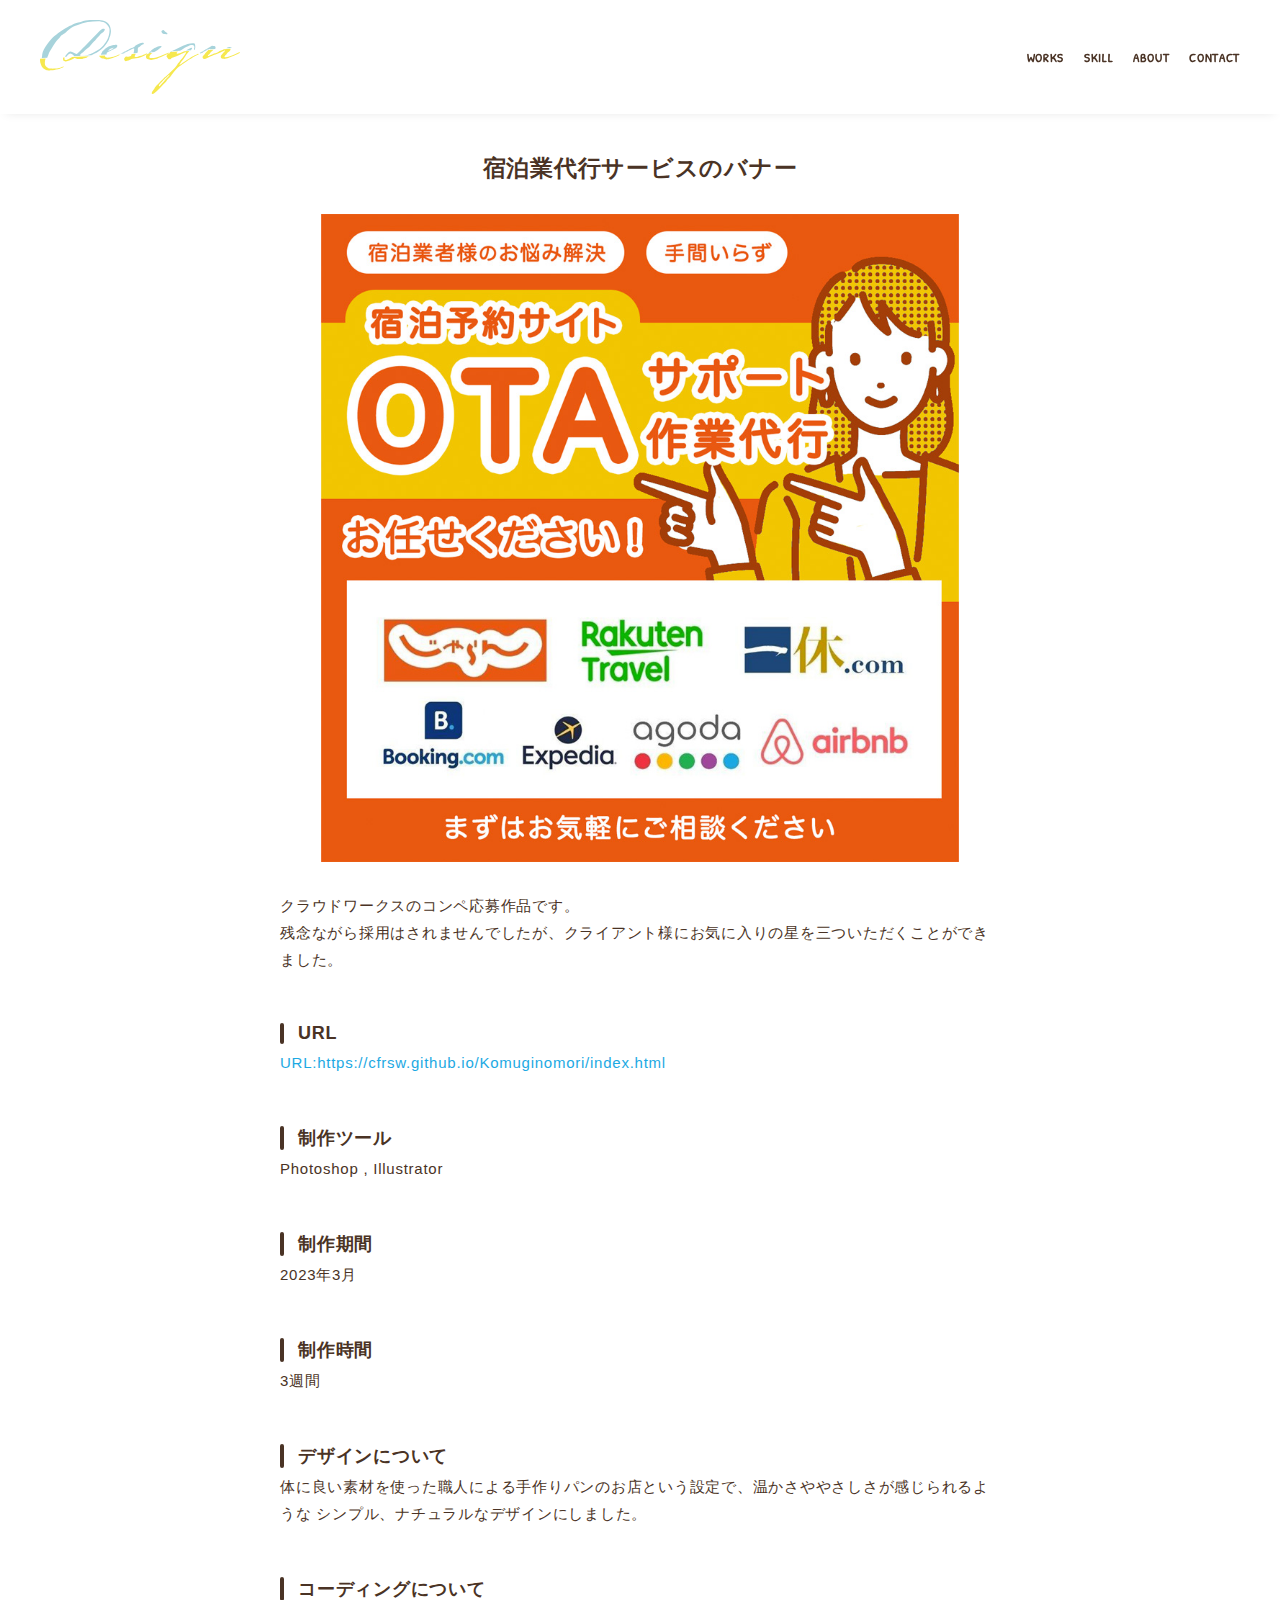
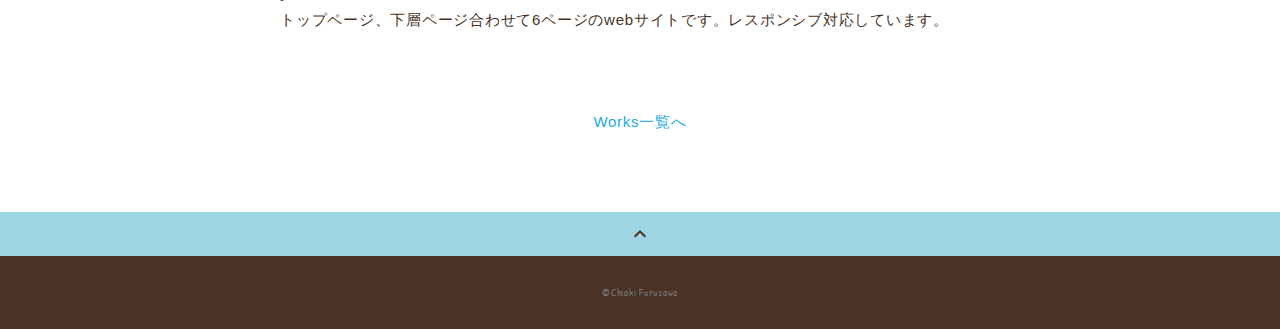
<file: works-more-6.html>
<!DOCTYPE html>
<html>
<head>
  <meta charset="utf-8">
  <meta name="viewport" content="width=device-width,initial-scale=1.0,user-scalable=no">
  <meta property="og:type" content="website">
  <meta property="og:title" content="WebデザイナーChiaki Furusawa ポートフォリオ">
  <meta property="og:url" content="URLが入る">
  <meta property="og:description" content="Chiaki Furusawaのポートフォリオサイトです。">
  <meta property="og:image" content="img/ogp.png">
  <meta name="description" content="Chiaki Furusawaのポートフォリオサイトです" />
  <title>Chiaki Furusawa Portfolio</title>
  <link rel="preconnect" href="https://fonts.gstatic.com">
  <link href="https://fonts.googleapis.com/css2?family=Montserrat:wght@400;700&display=swap" rel="stylesheet">
  <link href="https://fonts.googleapis.com/css?family=Material+Icons+Outlined" rel="stylesheet">
  <link href="css/ress.css" media="all" rel="stylesheet" type="text/css" />
  <link href="css/style.css" media="all" rel="stylesheet" type="text/css" />
  <link rel="shortcut icon" href="img/icon.svg" />
  <link rel="canonical" href="URLが入る"/>
</head><link rel="preconnect" href="https://fonts.googleapis.com">
<link rel="preconnect" href="https://fonts.gstatic.com" crossorigin>
<link href="https://fonts.googleapis.com/css2?family=Caveat:wght@600&family=Indie+Flower&family=M+PLUS+Rounded+1c:wght@300&family=Montserrat:wght@700&family=Nanum+Pen+Script&family=Patrick+Hand&display=swap" rel="stylesheet">


<body>
  <div class="wrapper">

    <!-- header -->
    <header class="header ">
      <div class="container">
        <h1 class="header-logo">
          <a href="."><img src="./img/logo.svg" alt=""></a>
        </h1>
        <nav class="gnav">
          <ul class="gnav-list">
            <li class="gnav-item"><a href=".#works">WORKS</a></li>
            <li class="gnav-item"><a href="./#skill">SKILL</a></li>
            <li class="gnav-item"><a href="./#about">ABOUT</a></li>
            <li class="gnav-item"><a href="./#contact">CONTACT</a></li>
          </ul>
        </nav>
      </div>
    </header>
    <!-- /header -->

    <main class="content">

      <article class="article">
        <div class="article-container">
          <h2 class="article-title">宿泊業代行サービスのバナー</h2>
          <div class="article-body">
            <p>
              <img src="./img/work-more-6.jpg" alt="">
            </p>
            <p>
              クラウドワークスのコンペ応募作品です。<br>
              残念ながら採用はされませんでしたが、クライアント様にお気に入りの星を三ついただくことができました。
            </p>
            <h3>URL</h3>
            <p><a href="URL:https://cfrsw.github.io/Komuginomori/index.html" target="_blank" rel="noopener">URL:https://cfrsw.github.io/Komuginomori/index.html</a></p>
            <h3>制作ツール</h3>
            <p>Photoshop , Illustrator</p>
            <h3>制作期間</h3>
            <p>2023年3月</p>
            <h3>制作時間</h3>
            <p>3週間</p>
            <h3>デザインについて</h3>
            <p>
              体に良い素材を使った職人による手作りパンのお店という設定で、温かさややさしさが感じられるような シンプル、ナチュラルなデザインにしました。
            </p>
            <p>
            </p>
            <h3>コーディングについて</h3>
            <p>
              トップページ、下層ページ合わせて6ページのwebサイトです。レスポンシブ対応しています。
            </p>
          </div>
          <div class="home-link">
            <a href="./#works">Works一覧へ</a>
          </div>
        </div>
      </article>

      <div class="page-top" id="js-page-top">
        <span class="material-icons-outlined">expand_less</span>
      </div>
    </main>

    <!-- footer -->
    <footer class="footer">
      <div class="copyright">&copy;Chiaki Furusawa</div>
    </footer>
    <!-- /footer -->

  </div>
  <script src="https://ajax.googleapis.com/ajax/libs/jquery/3.5.1/jquery.min.js"></script>
  <script type="text/javascript" src="js/script.js"></script>
</body>
</html>
</file>
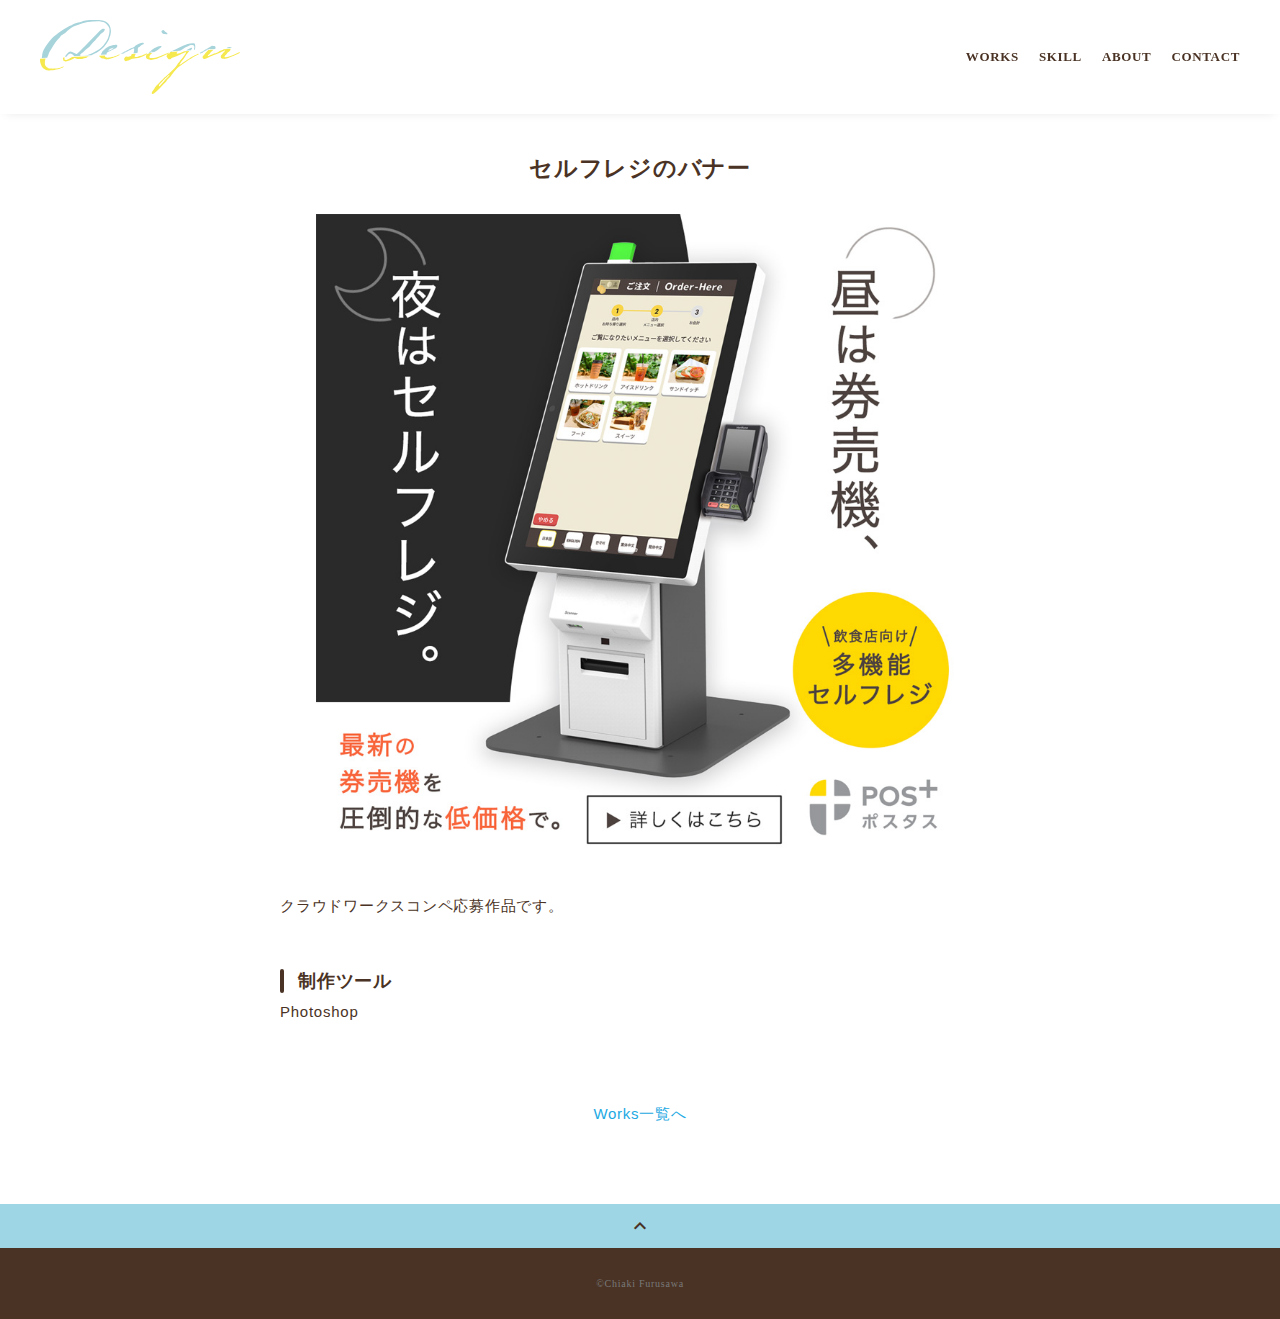
<file: works-more-7.html>
<!DOCTYPE html>
<html>
<head>
  <meta charset="utf-8">
  <meta name="viewport" content="width=device-width,initial-scale=1.0,user-scalable=no">
  <meta property="og:type" content="website">
  <meta property="og:title" content="WebデザイナーChiaki Furusawa ポートフォリオ">
  <meta property="og:url" content="URLが入る">
  <meta property="og:description" content="Chiaki Furusawaのポートフォリオサイトです。">
  <meta property="og:image" content="img/ogp.png">
  <meta name="description" content="Chiaki Furusawaのポートフォリオサイトです" />
  <title>Chiaki Furusawa Portfolio</title>
  <link rel="preconnect" href="https://fonts.gstatic.com">
  <link href="https://fonts.googleapis.com/css2?family=Montserrat:wght@400;700&display=swap" rel="stylesheet">
  <link href="https://fonts.googleapis.com/css?family=Material+Icons+Outlined" rel="stylesheet">
  <link href="css/ress.css" media="all" rel="stylesheet" type="text/css" />
  <link href="css/style.css" media="all" rel="stylesheet" type="text/css" />
  <link rel="shortcut icon" href="img/favicon.ico" />
  <link rel="canonical" href="URLが入る"/>
</head>

<body>
  <div class="wrapper">

    <!-- header -->
    <header class="header ">
      <div class="container">
        <h1 class="header-logo">
          <a href="."><img src="./img/logo.svg" alt=""></a>
        </h1>
        <nav class="gnav">
          <ul class="gnav-list">
            <li class="gnav-item"><a href=".#works">WORKS</a></li>
            <li class="gnav-item"><a href="./#skill">SKILL</a></li>
            <li class="gnav-item"><a href="./#about">ABOUT</a></li>
            <li class="gnav-item"><a href="./#contact">CONTACT</a></li>
          </ul>
        </nav>
      </div>
    </header>
    <!-- /header -->

    <main class="content">

      <article class="article">
        <div class="article-container">
          <h2 class="article-title">セルフレジのバナー</h2>
          <div class="article-body">
            <p>
              <img src="./img/work-more-7.jpg" alt="">
            </p>
            <p>
              クラウドワークスコンペ応募作品です。
            </p>
            <h3>制作ツール</h3>
            <p>Photoshop</p>
          </div>
          <div class="home-link">
            <a href="./#works">Works一覧へ</a>
          </div>
        </div>
      </article>

      <div class="page-top" id="js-page-top">
        <span class="material-icons-outlined">expand_less</span>
      </div>
    </main>

    <!-- footer -->
    <footer class="footer">
      <div class="copyright">&copy;Chiaki Furusawa</div>
    </footer>
    <!-- /footer -->

  </div>
  <script src="https://ajax.googleapis.com/ajax/libs/jquery/3.5.1/jquery.min.js"></script>
  <script type="text/javascript" src="js/script.js"></script>
</body>
</html>
</file>
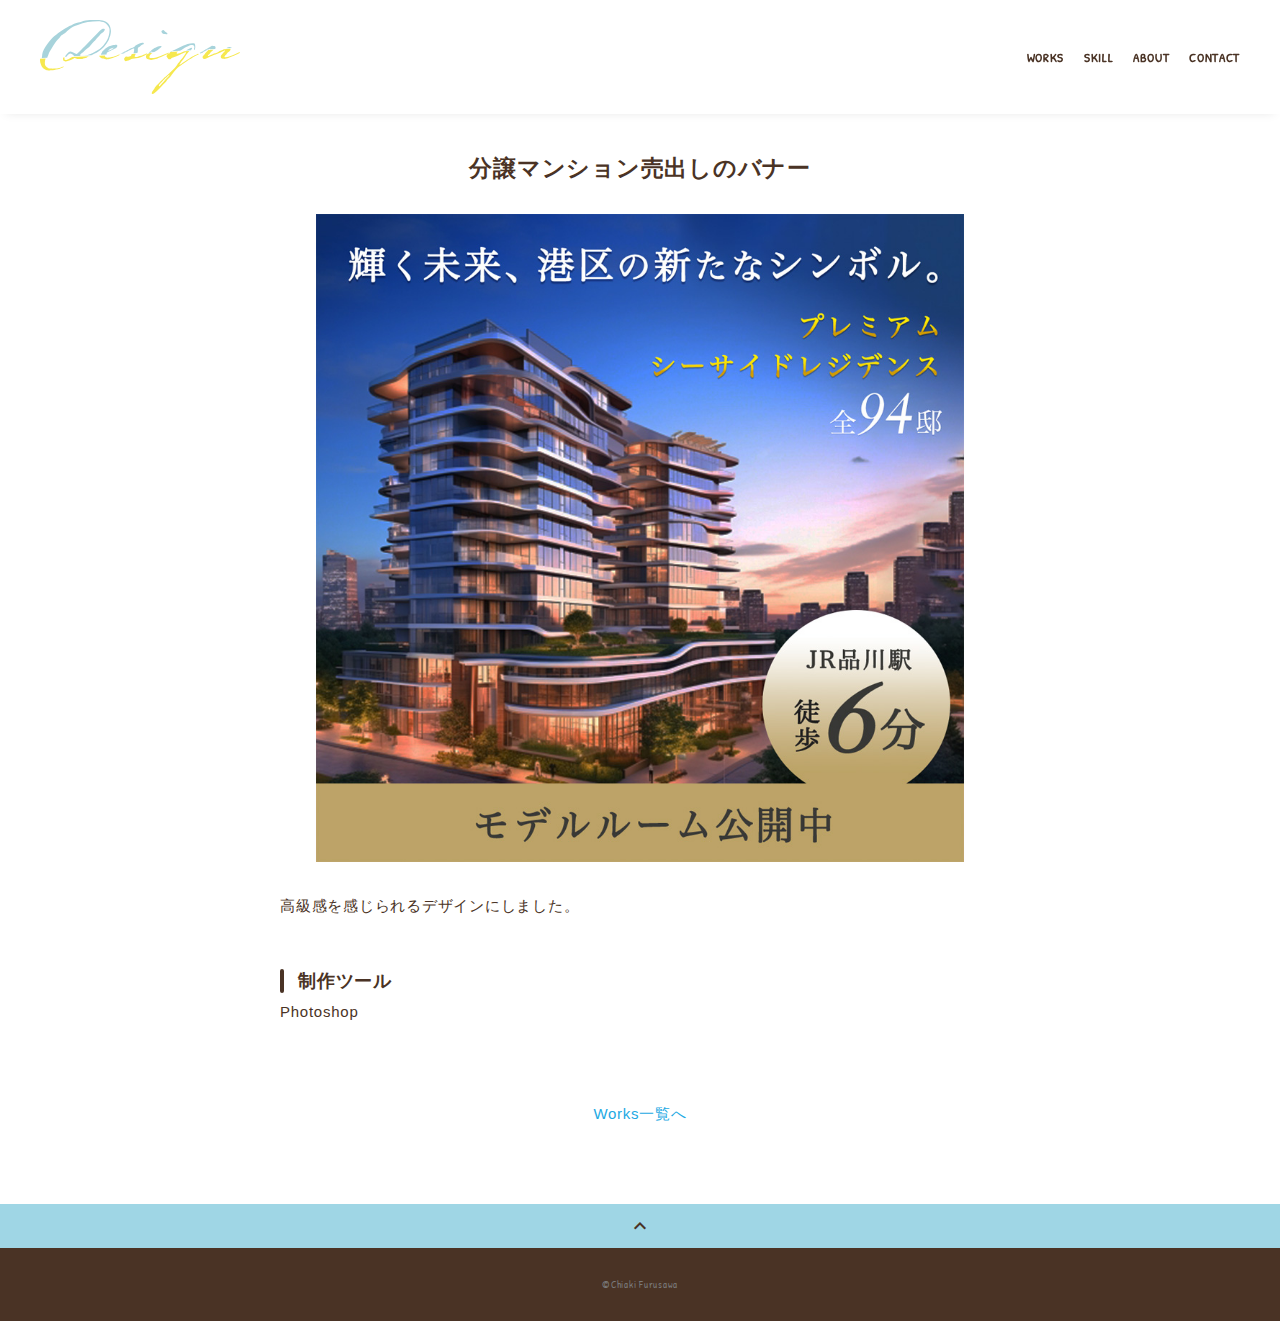
<file: works-more-8.html>
<!DOCTYPE html>
<html>
<head>
  <meta charset="utf-8">
  <meta name="viewport" content="width=device-width,initial-scale=1.0,user-scalable=no">
  <meta property="og:type" content="website">
  <meta property="og:title" content="WebデザイナーChiaki Furusawa ポートフォリオ">
  <meta property="og:url" content="URLが入る">
  <meta property="og:description" content="Chiaki Furusawaのポートフォリオサイトです。">
  <meta property="og:image" content="img/ogp.png">
  <meta name="description" content="Chiaki Furusawaのポートフォリオサイトです" />
  <title>Chiaki Furusawa Portfolio</title>
  <link rel="preconnect" href="https://fonts.gstatic.com">
  <link href="https://fonts.googleapis.com/css2?family=Montserrat:wght@400;700&display=swap" rel="stylesheet">
  <link href="https://fonts.googleapis.com/css?family=Material+Icons+Outlined" rel="stylesheet">
  <link href="css/ress.css" media="all" rel="stylesheet" type="text/css" />
  <link href="css/style.css" media="all" rel="stylesheet" type="text/css" />
  <link rel="shortcut icon" href="img/icon.svg" />
  <link rel="canonical" href="URLが入る"/>
  <link rel="preconnect" href="https://fonts.googleapis.com">
<link rel="preconnect" href="https://fonts.gstatic.com" crossorigin>
<link href="https://fonts.googleapis.com/css2?family=Caveat:wght@600&family=Indie+Flower&family=M+PLUS+Rounded+1c:wght@300&family=Montserrat:wght@700&family=Nanum+Pen+Script&family=Patrick+Hand&display=swap" rel="stylesheet">

</head>

<body>
  <div class="wrapper">

    <!-- header -->
    <header class="header ">
      <div class="container">
        <h1 class="header-logo">
          <a href="."><img src="./img/logo.svg" alt=""></a>
        </h1>
        <nav class="gnav">
          <ul class="gnav-list">
            <li class="gnav-item"><a href=".#works">WORKS</a></li>
            <li class="gnav-item"><a href="./#skill">SKILL</a></li>
            <li class="gnav-item"><a href="./#about">ABOUT</a></li>
            <li class="gnav-item"><a href="./#contact">CONTACT</a></li>
          </ul>
        </nav>
      </div>
    </header>
    <!-- /header -->

    <main class="content">

      <article class="article">
        <div class="article-container">
          <h2 class="article-title">分譲マンション売出しのバナー</h2>
          <div class="article-body">
            <p>
              <img src="./img/work-more-8.jpg" alt="">
            </p>
            <p>
              高級感を感じられるデザインにしました。
            </p>
            <h3>制作ツール</h3>
            <p>Photoshop</p>
          </div>
          <div class="home-link">
            <a href="./#works">Works一覧へ</a>
          </div>
        </div>
      </article>

      <div class="page-top" id="js-page-top">
        <span class="material-icons-outlined">expand_less</span>
      </div>
    </main>

    <!-- footer -->
    <footer class="footer">
      <div class="copyright">&copy;Chiaki Furusawa</div>
    </footer>
    <!-- /footer -->

  </div>
  <script src="https://ajax.googleapis.com/ajax/libs/jquery/3.5.1/jquery.min.js"></script>
  <script type="text/javascript" src="js/script.js"></script>
</body>
</html>
</file>
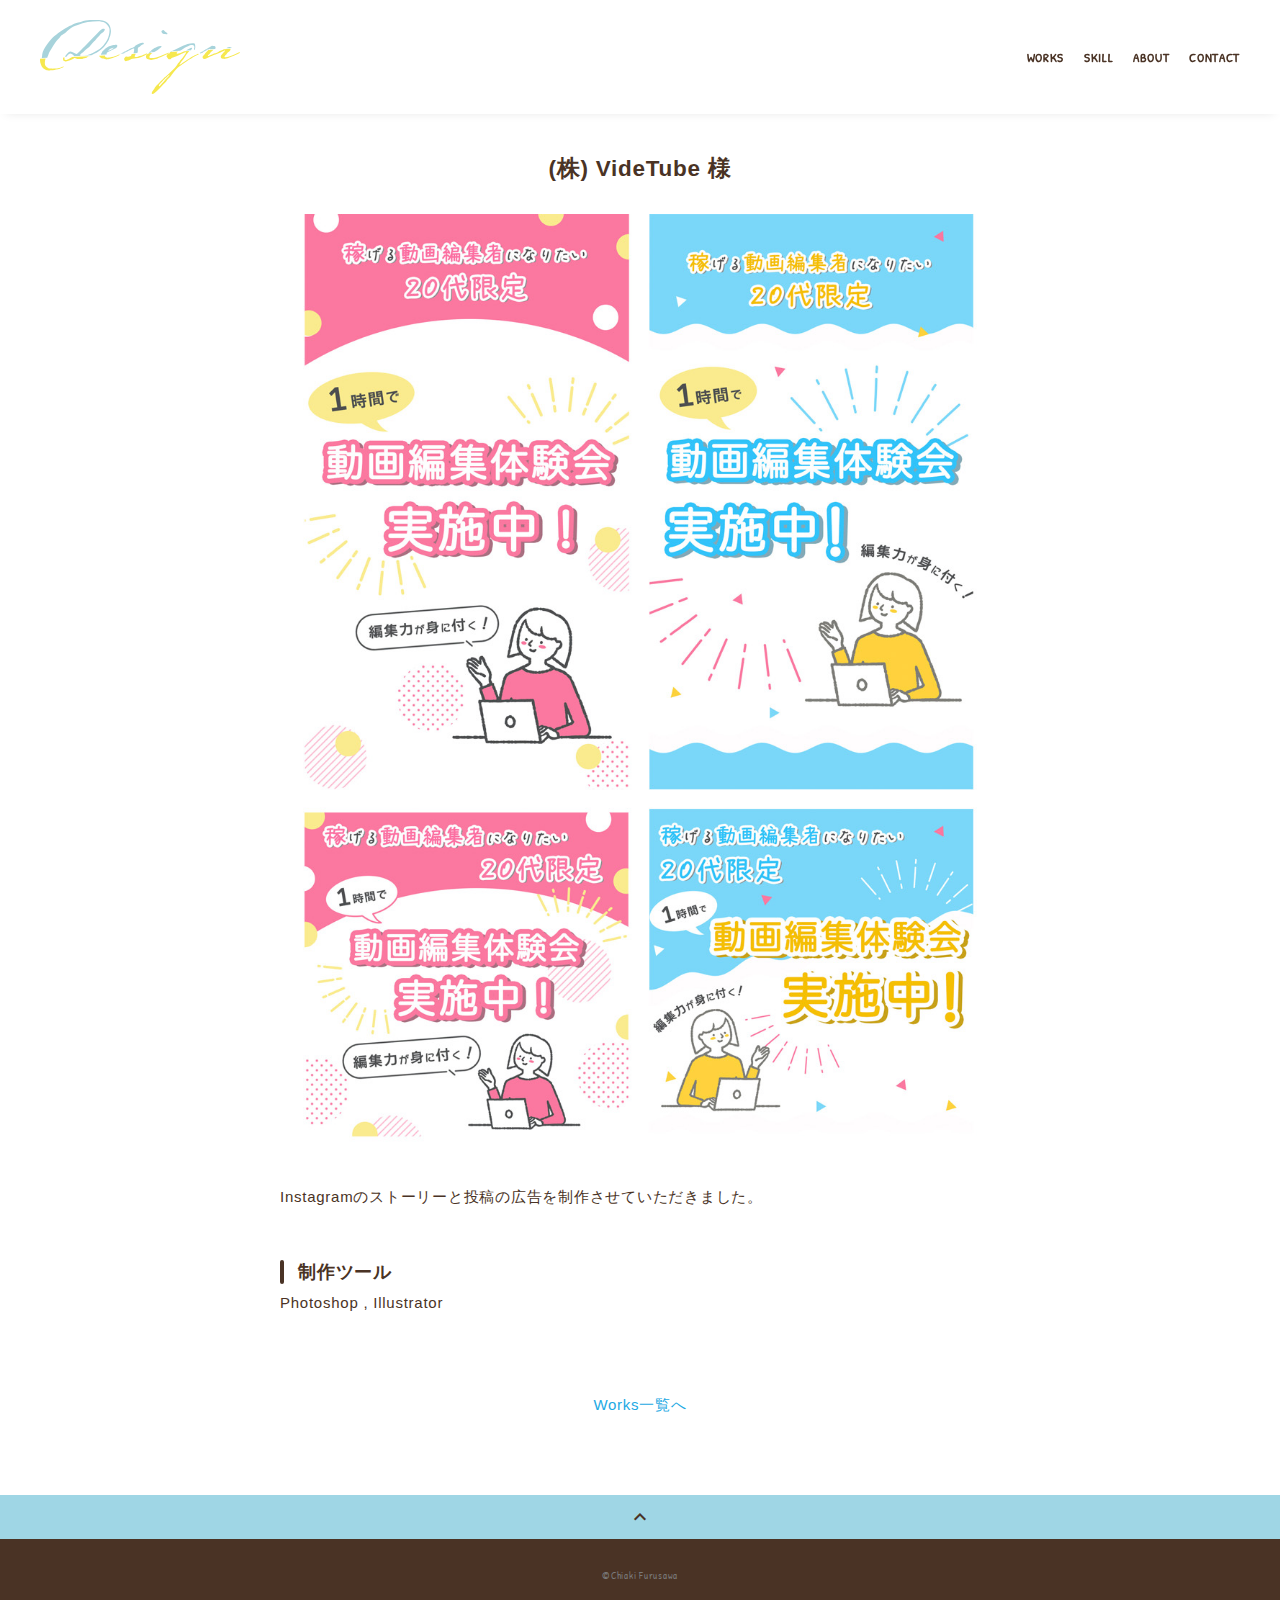
<file: works-more-9.html>
<!DOCTYPE html>
<html>
<head>
  <meta charset="utf-8">
  <meta name="viewport" content="width=device-width,initial-scale=1.0,user-scalable=no">
  <meta property="og:type" content="website">
  <meta property="og:title" content="WebデザイナーChiaki Furusawa ポートフォリオ">
  <meta property="og:url" content="URLが入る">
  <meta property="og:description" content="Chiaki Furusawaのポートフォリオサイトです。">
  <meta property="og:image" content="img/ogp.png">
  <meta name="description" content="Chiaki Furusawaのポートフォリオサイトです" />
  <title>Chiaki Furusawa Portfolio</title>
  <link rel="preconnect" href="https://fonts.gstatic.com">
  <link href="https://fonts.googleapis.com/css2?family=Montserrat:wght@400;700&display=swap" rel="stylesheet">
  <link href="https://fonts.googleapis.com/css?family=Material+Icons+Outlined" rel="stylesheet">
  <link href="css/ress.css" media="all" rel="stylesheet" type="text/css" />
  <link href="css/style.css" media="all" rel="stylesheet" type="text/css" />
  <link rel="shortcut icon" href="img/icon.svg" />
  <link rel="canonical" href="URLが入る"/>
  <link rel="preconnect" href="https://fonts.googleapis.com">
<link rel="preconnect" href="https://fonts.gstatic.com" crossorigin>
<link href="https://fonts.googleapis.com/css2?family=Caveat:wght@600&family=Indie+Flower&family=M+PLUS+Rounded+1c:wght@300&family=Montserrat:wght@700&family=Nanum+Pen+Script&family=Patrick+Hand&display=swap" rel="stylesheet">

</head>

<body>
  <div class="wrapper">

    <!-- header -->
    <header class="header ">
      <div class="container">
        <h1 class="header-logo">
          <a href="."><img src="./img/logo.svg" alt=""></a>
        </h1>
        <nav class="gnav">
          <ul class="gnav-list">
            <li class="gnav-item"><a href=".#works">WORKS</a></li>
            <li class="gnav-item"><a href="./#skill">SKILL</a></li>
            <li class="gnav-item"><a href="./#about">ABOUT</a></li>
            <li class="gnav-item"><a href="./#contact">CONTACT</a></li>
          </ul>
        </nav>
      </div>
    </header>
    <!-- /header -->

    <main class="content">

      <article class="article">
        <div class="article-container">
          <h2 class="article-title">(株) VideTube 様</h2>
          <div class="article-body">
            <p>
              <img src="./img/work-more-9.jpg" alt="">
            </p>
            <p>
              Instagramのストーリーと投稿の広告を制作させていただきました。
            </p>
            <h3>制作ツール</h3>
            <p>Photoshop , Illustrator</p>
          </div>
          <div class="home-link">
            <a href="./#works">Works一覧へ</a>
          </div>
        </div>
      </article>

      <div class="page-top" id="js-page-top">
        <span class="material-icons-outlined">expand_less</span>
      </div>
    </main>

    <!-- footer -->
    <footer class="footer">
      <div class="copyright">&copy;Chiaki Furusawa</div>
    </footer>
    <!-- /footer -->

  </div>
  <script src="https://ajax.googleapis.com/ajax/libs/jquery/3.5.1/jquery.min.js"></script>
  <script type="text/javascript" src="js/script.js"></script>
</body>
</html>
</file>
<file: css/ress.css>
/*!
 * ress.css • v3.0.1
 * MIT License
 * github.com/filipelinhares/ress
 */

/* # =================================================================
   # Global selectors
   # ================================================================= */

html {
  box-sizing: border-box;
  word-break: normal;
  -moz-tab-size: 4;
  tab-size: 4;

  -webkit-text-size-adjust: 100%; /* Prevent adjustments of font size after orientation changes in iOS */
}

*,
::before,
::after {
  box-sizing: inherit;
  background-repeat: no-repeat; /* Set `background-repeat: no-repeat` to all elements and pseudo elements */
}

::before,
::after {
  vertical-align: inherit;
  text-decoration: inherit; /* Inherit text-decoration and vertical align to ::before and ::after pseudo elements */
}

* {
  margin: 0;
  padding: 0; /* Reset `padding` and `margin` of all elements */
}

/* # =================================================================
   # General elements
   # ================================================================= */

hr {
  overflow: visible; /* Show the overflow in Edge and IE */
  height: 0; /* Add the correct box sizing in Firefox */
}

details,
main {
  display: block; /* Render the `main` element consistently in IE. */
}

summary {
  display: list-item; /* Add the correct display in all browsers */
}

small {
  font-size: 80%; /* Set font-size to 80% in `small` elements */
}

[hidden] {
  display: none; /* Add the correct display in IE */
}

abbr[title] {
  /* Add the correct text decoration in Chrome, Edge, IE, Opera, and Safari */
  text-decoration: underline;
  text-decoration: underline dotted;
  border-bottom: none; /* Remove the bottom border in Chrome 57 */
}

a {
  background-color: transparent; /* Remove the gray background on active links in IE 10 */
}

a:active,
a:hover {
  outline-width: 0; /* Remove the outline when hovering in all browsers */
}

code,
kbd,
pre,
samp {
  font-family: monospace, monospace; /* Specify the font family of code elements */
}

pre {
  font-size: 1em; /* Correct the odd `em` font sizing in all browsers */
}

b,
strong {
  font-weight: bolder; /* Add the correct font weight in Chrome, Edge, and Safari */
}

/* https://gist.github.com/unruthless/413930 */
sub,
sup {
  position: relative;
  font-size: 75%;
  line-height: 0;
  vertical-align: baseline;
}

sub {
  bottom: -.25em;
}

sup {
  top: -.5em;
}

/* # =================================================================
   # Forms
   # ================================================================= */

input {
  border-radius: 0;
}

/* Replace pointer cursor in disabled elements */
[disabled] {
  cursor: default;
}

[type="number"]::-webkit-container-spin-button,
[type="number"]::-webkit-outer-spin-button {
  height: auto; /* Correct the cursor style of increment and decrement buttons in Chrome */
}

[type="search"] {
  outline-offset: -2px; /* Correct the outline style in Safari */

  -webkit-appearance: textfield; /* Correct the odd appearance in Chrome and Safari */
}

[type="search"]::-webkit-search-decoration {
  -webkit-appearance: none; /* Remove the container padding in Chrome and Safari on macOS */
}

textarea {
  overflow: auto; /* Internet Explorer 11+ */
  resize: vertical; /* Specify textarea resizability */
}

button,
input,
optgroup,
select,
textarea {
  font: inherit; /* Specify font inheritance of form elements */
}

optgroup {
  font-weight: bold; /* Restore the font weight unset by the previous rule */
}

button {
  overflow: visible; /* Address `overflow` set to `hidden` in IE 8/9/10/11 */
}

button,
select {
  text-transform: none; /* Firefox 40+, Internet Explorer 11- */
}

/* Apply cursor pointer to button elements */
button,
[type="button"],
[type="reset"],
[type="submit"],
[role="button"] {
  cursor: pointer;
  color: inherit;
}

/* Remove container padding and border in Firefox 4+ */
button::-moz-focus-container,
[type="button"]::-moz-focus-container,
[type="reset"]::-moz-focus-container,
[type="submit"]::-moz-focus-container {
  padding: 0;
  border-style: none;
}

/* Replace focus style removed in the border reset above */
button:-moz-focusring,
[type="button"]::-moz-focus-container,
[type="reset"]::-moz-focus-container,
[type="submit"]::-moz-focus-container {
  outline: 1px dotted ButtonText;
}

button,
html [type="button"],
/* Prevent a WebKit bug where (2) destroys native `audio` and `video`controls in Android 4 */
[type="reset"],
[type="submit"] {
  -webkit-appearance: button; /* Correct the inability to style clickable types in iOS */
}

/* Remove the default button styling in all browsers */
button,
input,
select,
textarea {
  border-style: none;
  background-color: transparent;
}

/* Style select like a standard input */
select {
  -webkit-appearance: none; /* Chrome 41+ */
  -moz-appearance: none; /* Firefox 36+ */
}

select::-ms-expand {
  display: none; /* Internet Explorer 11+ */
}

select::-ms-value {
  color: currentColor; /* Internet Explorer 11+ */
}

legend {
  display: table; /* Correct the text wrapping in Edge and IE */
  max-width: 100%; /* Correct the text wrapping in Edge and IE */
  max-width: 100%; /* Correct the text wrapping in Edge 18- and IE */
  white-space: normal; /* Correct the text wrapping in Edge and IE */
  color: inherit; /* Correct the color inheritance from `fieldset` elements in IE */
  border: 0; /* Correct `color` not being inherited in IE 8/9/10/11 */
}

::-webkit-file-upload-button {
  font: inherit; /* Change font properties to `inherit` in Chrome and Safari */
  color: inherit;
  /* Correct the inability to style clickable types in iOS and Safari */

  -webkit-appearance: button;
}

/* # =================================================================
   # Specify media element style
   # ================================================================= */

img {
  border-style: none; /* Remove border when inside `a` element in IE 8/9/10 */
}

/* Add the correct vertical alignment in Chrome, Firefox, and Opera */
progress {
  vertical-align: baseline;
}

/* # =================================================================
   # Accessibility
   # ================================================================= */

/* Hide content from screens but not screenreaders */
@media screen {
  [hidden~="screen"] {
    display: inherit;
  }
  [hidden~="screen"]:not(:active):not(:focus):not(:target) {
    position: absolute !important;
    clip: rect(0 0 0 0) !important;
  }
}

/* Specify the progress cursor of updating elements */
[aria-busy="true"] {
  cursor: progress;
}

/* Specify the pointer cursor of trigger elements */
[aria-controls] {
  cursor: pointer;
}

/* Specify the unstyled cursor of disabled, not-editable, or otherwise inoperable elements */
[aria-disabled] {
  cursor: default;
}
</file>
<file: css/style.css>
body {
    font-family: 'Caveat', cursive;
    font-family: 'Indie Flower', cursive;
    font-family: 'M PLUS Rounded 1c', sans-serif;
    font-family: 'Montserrat', sans-serif;
    font-family: 'Nanum Pen Script', cursive;
    font-family: 'Patrick Hand', cursive;
  font-size: 15px;
  letter-spacing: .05em;
  color: #4a3325;
}

a {
  transition: opacity .3s;
  text-decoration: none;
  color: #1ca9e3;
}

img {
  max-width: 100%;
  height: auto;
  vertical-align: bottom;
  border-style: none;
}



.pc-only {
  display: block;
}

.sp-only {
  display: none;
}

/*--------------------------------
 レイアウト
---------------------------------*/
.wrapper {
  padding-top: 73px;
}

.section {
  padding: 90px 0;
}

.section:nth-of-type(odd) {
  background-color: #f7f7f7;
}

.container {
  max-width: 1340px;
  margin: 0 auto;
  padding: 0 40px;
}

/*--------------------------------
 見出し
---------------------------------*/
.title {
  font-size: 34px;
  font-weight: bold;
  line-height: 1;
  margin-bottom: 40px;
  text-align: center;
  letter-spacing: .05em;
  color: #4a3325;
}

.lead {
  font-size: 16px;
  line-height: 1.8;
  margin-bottom: 30px;
}

/*--------------------------------
ヘッダー
---------------------------------*/
.header {
  position: fixed;
  top: 0;
  z-index: 1;
  width: 100%;
  background-color: #fff;
  box-shadow: 0 5px 10px -6px rgba(0,0,0,.1);
}

.header .container {
  display: flex;
  align-items: center;
  justify-content: space-between;
  padding: 20px 40px;
}

.header-logo {
  width: 200px;
}

.header-logo a {
  color: #333;
}

.gnav-list {
  display: flex;
  justify-content: space-between;
  list-style: none;
}

.gnav-item:not(:last-child) {
  margin-right: 20px;
}

.gnav-item a {
  position: relative;
  font-size: 13px;
  font-weight: bold;
  display: inline-block;
  padding: 5px 0;
  transition: .3s;
  letter-spacing: .05em;
  color: #4a3325;
}
.gnav-item a:after {
  position: absolute;
  bottom: 0;
  left: 50%;
  width: 0;
  height: 3px;
  content: "";
  transition: .3s;
  -webkit-transform: translateX(-50%);
  transform: translateX(-50%);
  background-color: #4a3325;
}

.gnav-item a:hover:after {
  width: 100%;
}

/*--------------------------------
 メインビジュアル
---------------------------------*/
.split {
  display: flex;
  align-items: center;
  justify-content: center;
  height: 85vh;
  text-align: center;
}

.split-img {
  width: 40%;
  height: 100%;
  background-image: url(../img/top-image-pc.png);
  background-repeat: no-repeat;
  background-position: center center;
  background-size: cover;
  margin-left: 20px;
}

.split-container {
  padding: 0 40px;
}

.split-title {
  font-size: 40px;
  font-weight: bold;
  line-height: 1.2;
  margin-bottom: 5px;
  letter-spacing: .1em;
}
.split-subtitle {
  font-size: 20px;
  font-weight: bold;
  line-height: 1;
  margin-bottom: 40px;
  letter-spacing: .08em;
}

.split-text {
  font-size: 16px;
  line-height: 1.8;
}

/*--------------------------------
 Works
---------------------------------*/
.works-list {
  display: flex;
  flex-wrap: wrap;
  margin-bottom: -40px;
  font-family: sans-serif;
}

.works-item {
  width: 31.74603%;
  margin-right: 1.58730%;
  margin-bottom: 40px;
  color: #4a3325;
}

.works-item:hover {
  opacity: .9;
}

.works-item:nth-of-type(3n) {
  margin-right: 0;
}

.works-img img {
  border: 1px solid #e6e6e6;
}

.works-name {
  font-size: 12px;
  font-weight: bold;
  margin-top: 8px;
}

.works-info {
  font-size: 10px;
  margin-top: 5px;
}

/*--------------------------------
 Skill
---------------------------------*/
.skill-list {
  display: flex;
  flex-wrap: wrap;
  justify-content: space-between;
  margin-bottom: -50px;
}

.skill-item {
  display: flex;
  align-items: flex-start;
  justify-content: space-between;
  width: 48%;
  margin-bottom: 50px;
}

.skill-img {
  width: 60px;
  height: auto;
  margin-right: 20px;
}

.skill-body {
  flex: 1;
}

.skill-name {
  margin-bottom: 10px;
}

.skill-text {
  font-size: 14px;
  line-height: 1.8;
  font-family: sans-serif,"游ゴシック","小塚ゴシック";
}

/*--------------------------------
 About
---------------------------------*/
.profile {
  display: flex;
  flex-wrap: wrap;
  max-width: 800px;
  margin: 0 auto;
  font-family: sans-serif,"游ゴシック","小塚ゴシック";
}
.profile-img {
  width: 20%;
  margin-right: 30px;
  border-radius: 50%;
}
.profile-img img {
  border-radius: 50%;
}
.profile-body {
  flex: 1;
}

.profile-body p {
  font-size: 15px;
  line-height: 1.8;
}

.profile-body p:not(:last-child) {
  margin-bottom: 30px;
}

/*--------------------------------
 Contact
---------------------------------*/
.contact {
  text-align: center;
}

.contact-item:not(:last-child) {
  margin-right: 10px;
}

.contact-text {
  margin-top: 10px;
}
/*--------------------------------
 ページトップ
---------------------------------*/
.page-top {
  font-weight: bold;
  padding: 10px;
  cursor: pointer;
  text-align: center;
  background-color: #9fd6e5;
}

.page-top .material-icons-outlined {
  vertical-align: bottom;
  color: #4a3325;
}

/*--------------------------------
 フッター
---------------------------------*/
.footer {
  padding: 30px;
  background-color: #4a3325;
}

.contact-item{
  font-family: sans-serif,"游ゴシック","小塚ゴシック";
}

.copyright {
  font-size: 10px;
  text-align: center;
  color: #797979;
}

/*--------------------------------
 下層：Worksページ
---------------------------------*/
.article {
  padding: 80px 0;
  font-family: sans-serif,"游ゴシック","小塚ゴシック";
}

.article-container {
  max-width: 1040px;
  margin: 0 auto;
  padding: 0 20px;
}

.article-title {
  margin-bottom: 30px;
  text-align: center;
}

.article-body {
  max-width: 720px;
  margin: 0 auto;
  margin-bottom: 80px;
}

.article-body h3 {
  position: relative;
  font-size: 18px;
  margin-bottom: 5px;
  padding-left: 1em;
}

.article-body h3:not(:first-child) {
  margin-top: 50px;
}

.article-body h3::before {
  position: absolute;
  top: 0;
  left: 0;
  width: 4px;
  height: 100%;
  content: "";
  border-radius: 3px;
  background-color: #4a3325;
}

.article-body p {
  font-size: 15px;
  line-height: 1.8;
  margin-bottom: 30px;
}

.home-link {
  text-align: center;
}

/*media Queries 767
----------------------------------------------------*/
@media screen and (max-width: 767px) {
  body {
    font-size: 14px;
  }

  .pc-only {
    display: none;
  }

  .sp-only {
    display: block;
  }

  /* 見出し */
  .title {
    font-size: 26px;
    margin-bottom: 20px;
  }

  .lead {
    font-size: 14px;
    line-height: 1.7;
    margin-bottom: 20px;
  }

  /* レイアウト */
  .wrapper {
    padding-top: 57px;
  }

  .section {
    padding: 60px 0;
  }

  .container {
    padding: 0 20px;
  }

  /* ヘッダー */
  .header .container {
    padding: 15px;
  }

  .header-logo {
    width: 100px;
  }

  .gnav-item:not(:last-child) {
    margin-right: 10px;
  }

  .gnav-item a {
    font-size: 10px;
  }

  .gnav-item a:after {
    display: none;
  }

  /*  メインビジュアル */
  .split {
    height: 75vh;
    flex-direction: column-reverse;
  }

  .split-img {
    width: 100%;
    height: 67vh;
    margin-bottom: 20px;
    background-image: url(../img/top-image-mb.png);
  }

  .split-container {
    padding: 0 20px;
  }

  .split-title {
    font-size: 30px;
  }
  .split-subtitle {
    font-size: 16px;
    margin-bottom: 20px;
  }

  .split-text {
    font-size: 14px;
    line-height: 1.7;
  }

  /* Works */
  .works-name {
    font-size: 12px;
  }

  .works-info {
    margin-top: 3px;
  }

  .works-list {
    justify-content: space-between;
  }

  .works-item {
    flex: 0 0 48%;
    margin-right: 0;
    margin-bottom: 30px;
  }

  /* Skill */
  .skill-list {
    display: block;
    margin-bottom: 0;
  }

  .skill-item {
    width: 100%;
    margin-bottom: 35px;
  }

  .skill-item:last-child {
    margin-bottom: 0;
  }

  .skill-name {
    margin-bottom: 5px;
  }

  .skill-text {
    font-size: 13px;
    line-height: 1.7;
  }

  /* About */
  .profile {
    display: block;
  }
  .profile-img {
    width: 150px;
    margin: 0 auto;
    margin-bottom: 25px;
  }

  .profile-body p {
    font-size: 14px;
    line-height: 1.7;
  }

  .profile-body p:not(:last-child) {
    margin-bottom: 20px;
  }

  /* フッター */
  .footer {
    padding: 20px;
  }

  /* 下層ページ */
  .article {
    padding: 50px 0;
  }

  .article-body h3 {
    font-size: 16px;
    padding-left: .8em;
  }

  .article-body h3:not(:first-child) {
    margin-top: 30px;
  }

  .article-body p {
    font-size: 14px;
    line-height: 1.7;
    margin-bottom: 20px;
  }
}
</file>
